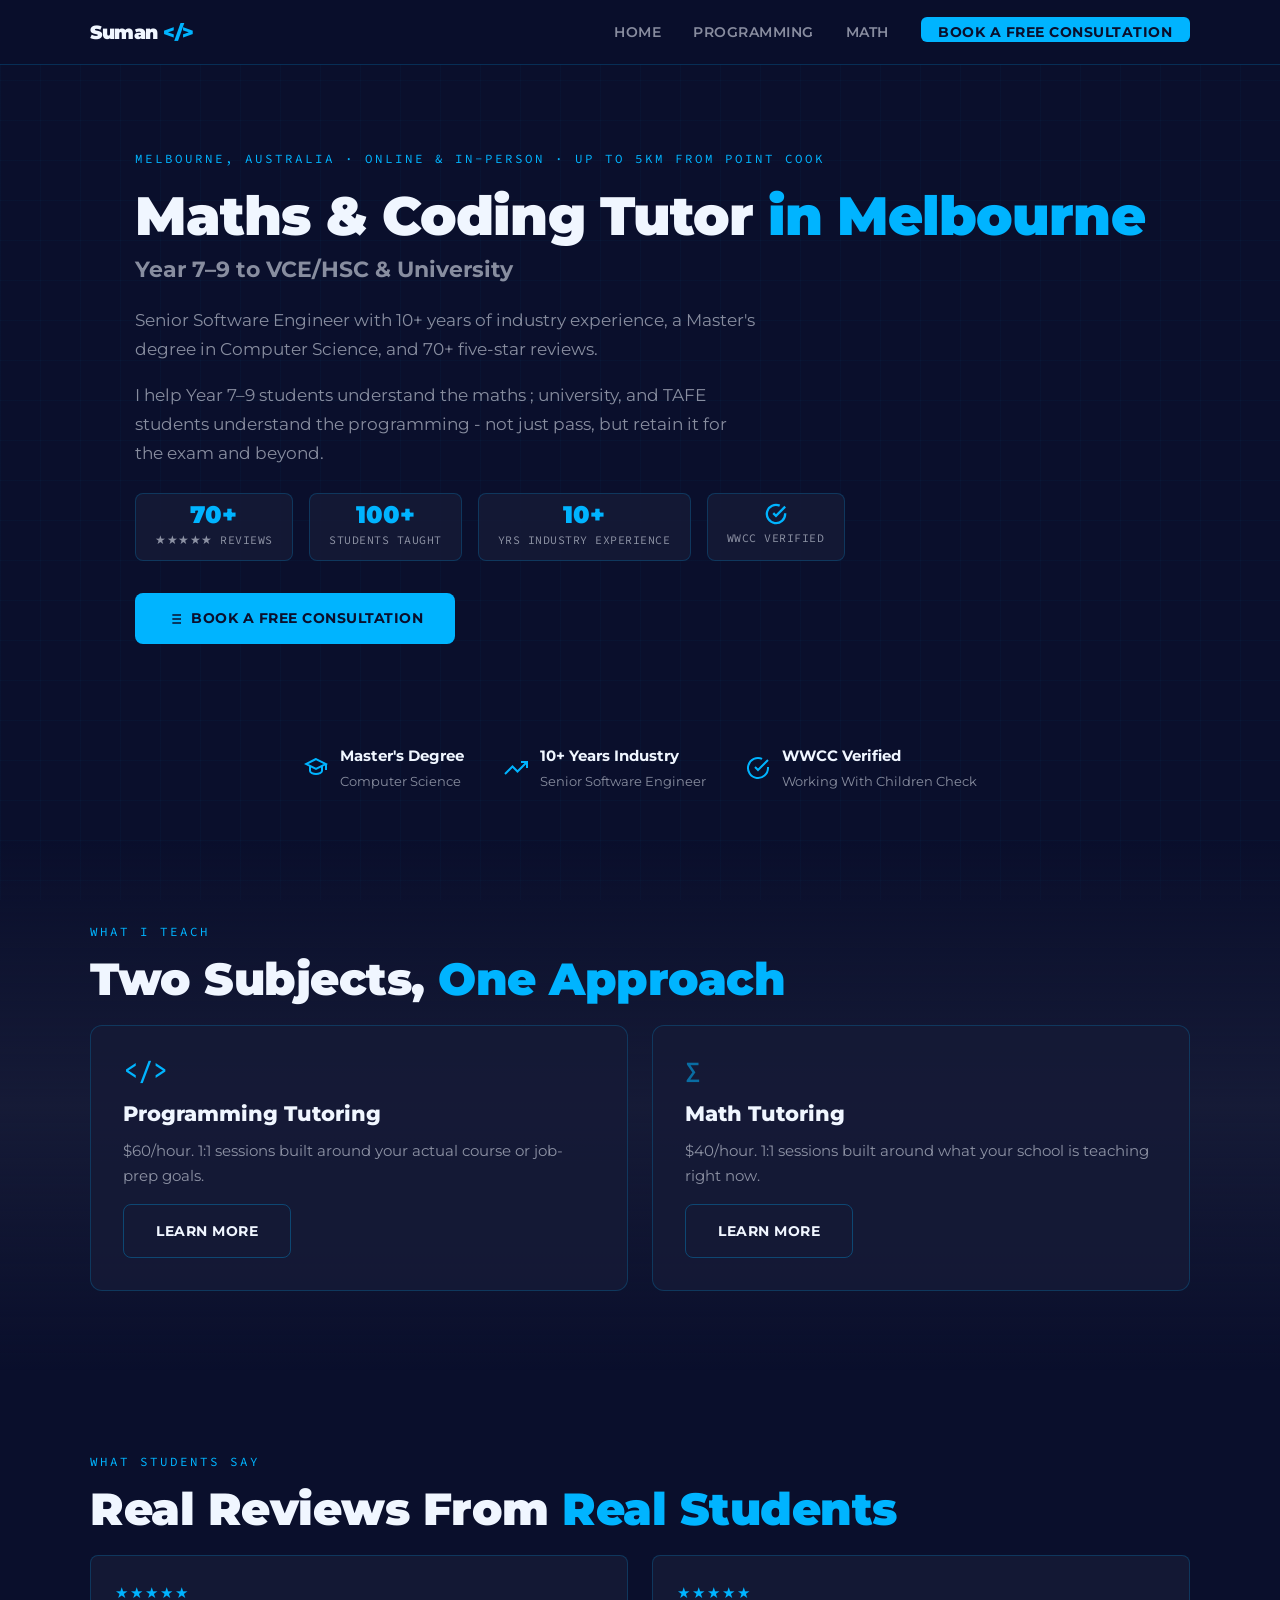
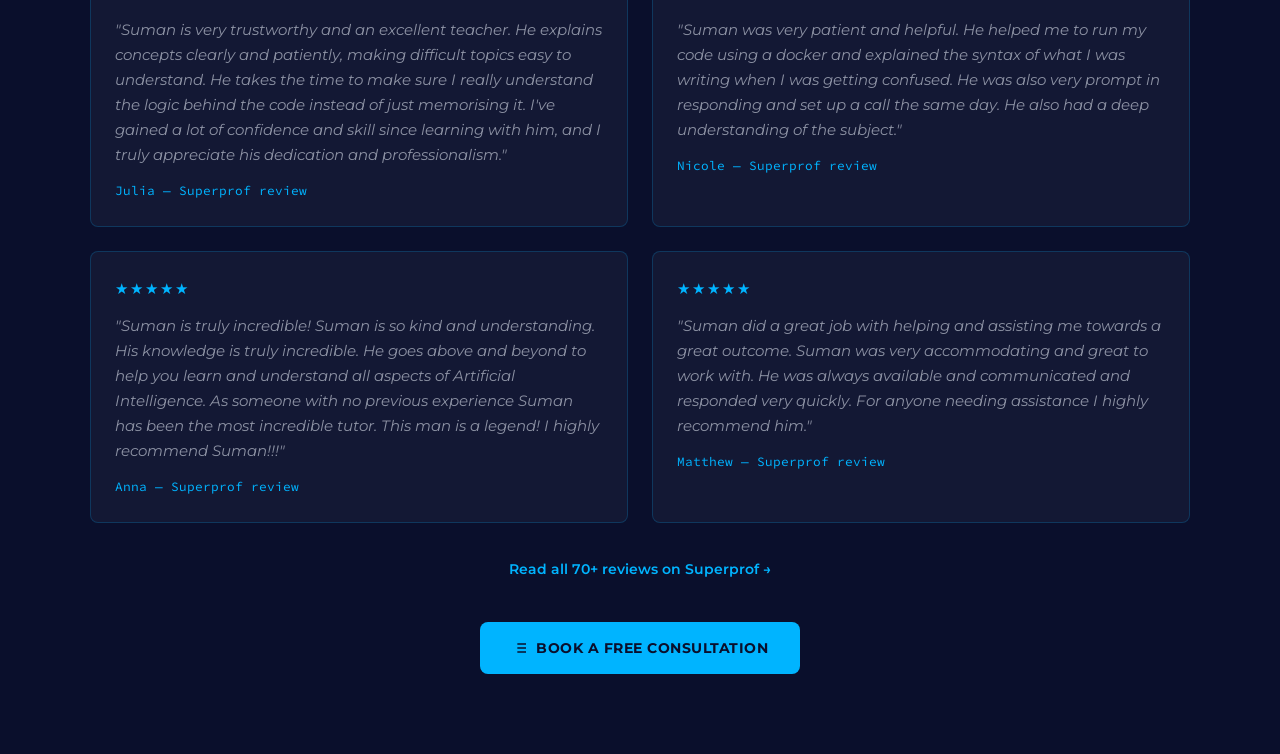
<file: index.html>
<!DOCTYPE html>
<html lang="en">
<head>
  <!-- Google tag (gtag.js) -->
  <script async src="https://www.googletagmanager.com/gtag/js?id=G-R22TMQCNXK"></script>
  <script>
    window.dataLayer = window.dataLayer || [];
    function gtag(){dataLayer.push(arguments);}
    gtag('js', new Date());
    gtag('config', 'G-R22TMQCNXK');
  </script>
  <meta charset="UTF-8" />
  <meta name="viewport" content="width=device-width, initial-scale=1.0" />
  <title>Maths &amp; Coding Tutor in Melbourne | Year 7–9 to VCE/HSC &amp; University</title>
  <meta name="description" content="Melbourne tutor for Year 7–9 Maths and Python, Java, C#, SQL programming. HSC/VCE, university. 71+ five-star reviews." />
  <meta name="keywords" content="coding tutor Melbourne, math tutor Melbourne, Year 7 maths tutor, Year 8 maths tutor, Year 9 maths tutor, Victorian Curriculum maths tutoring, Python tutor Melbourne, Java tutor, HSC / VCE Software Development tutor, programming tutor, C# tutor Melbourne, SQL tutor, maths tutor Point Cook, university coding help" />
  <link rel="stylesheet" href="style.css" />
  <meta name="google-site-verification" content="5nPL_n0x-zpz8OB7nffokF7IVtMW0WflZKq5QlQODrc" />
  <link rel="canonical" href="https://sumanteaches.com/" />
  <script type="application/ld+json">
  {
    "@context": "https://schema.org",
    "@type": "EducationalOrganization",
    "name": "Suman Coding Tutor",
    "url": "https://sumanteaches.com",
    "description": "Senior Software Engineer, maths tutor and coding tutor in Melbourne. Year 7-9 Victorian Curriculum maths, plus HSC/VCE and university tutoring in Python, Java, C#, SQL.",
    "address": {
      "@type": "PostalAddress",
      "addressLocality": "Melbourne",
      "addressRegion": "VIC",
      "addressCountry": "AU"
    },
    "areaServed": {
      "@type": "City",
      "name": "Melbourne"
    },
    "priceRange": "$60/hr",
    "knowsAbout": ["Python", "Java", "C#", "C++", "SQL", "HTML", "CSS", "JavaScript", "Ruby", "AWS", "Azure", "Year 7-9 Mathematics", "Victorian Curriculum Mathematics"],
    "aggregateRating": {
      "@type": "AggregateRating",
      "ratingValue": "5",
      "bestRating": "5",
      "reviewCount": "70+"
    },
    "hasOfferCatalog": {
      "@type": "OfferCatalog",
      "name": "Tutoring Services",
      "itemListElement": [
        {
          "@type": "Offer",
          "itemOffered": {
            "@type": "Service",
            "name": "HSC Software Design & Development Tutoring",
            "description": "Exam and design task preparation for HSC Software Design & Development students in Years 10–12."
          }
        },
        {
          "@type": "Offer",
          "itemOffered": {
            "@type": "Service",
            "name": "University & TAFE Coding Tutoring",
            "description": "Support for university and TAFE students in Computer Science and IT courses."
          }
        },
        {
          "@type": "Offer",
          "itemOffered": {
            "@type": "Service",
            "name": "Career Change Coding Tutoring",
            "description": "Programming guidance for graduates and career changers entering the Australian tech job market."
          }
        },
        {
          "@type": "Offer",
          "itemOffered": {
            "@type": "Service",
            "name": "Year 7-9 Maths Tutoring",
            "description": "Year 7, 8 and 9 Maths tutoring aligned to the Victorian Curriculum."
          }
        }
      ]
    }
  }
  </script>
</head>
<body>

  <!-- ===== NAVBAR ===== -->
  <nav class="navbar">
    <div class="nav-inner">
      <a href="/" class="nav-brand">Suman <span>&lt;/&gt;</span></a>
      <ul class="nav-links">
        <li><a href="/">Home</a></li>
        <li><a href="/programming.html">Programming</a></li>
        <li><a href="/math.html">Math</a></li>
        <li><a href="/contact.html" class="nav-cta">BOOK A FREE CONSULTATION</a></li>
      </ul>
      <button class="hamburger" aria-label="Menu">
        <span></span><span></span><span></span>
      </button>
    </div>
    <div class="mobile-nav">
      <a href="/">Home</a>
      <a href="/programming.html">Programming</a>
      <a href="/math.html">Math</a>
      <a href="/contact.html">BOOK A FREE CONSULTATION</a>
    </div>
  </nav>

  <!-- ===== HERO ===== -->
  <section class="section hero-section" style="padding-top: 5rem; padding-bottom: 3rem; min-height: 70vh; display: flex; align-items: center;">
    <div class="container">
      <div class="hero-inner">
        <span class="section-label">Melbourne, Australia · Online &amp; In-Person · Up to 5km from Point Cook</span>
        <h1 class="hero-title">
          Maths &amp; Coding Tutor <span style="color:var(--accent)">in Melbourne</span>
          <span class="hero-title-sub">Year 7–9 to VCE/HSC &amp; University</span>
        </h1>
        <p class="hero-sub">Senior Software Engineer with 10+ years of industry experience, a Master's degree in Computer Science, and 70+ five-star reviews.</p>
        <p class="hero-sub">I help Year 7–9 students understand the maths ; university, and TAFE students understand the programming - not just pass, but retain it for the exam and beyond.</p>
        <div class="hero-stats stagger">
          <a href="https://www.superprof.com.au/senior-software-engineer-coding-mentor-hsc-uni-career-prep-python-java-sql-more-yrs-industry-experience.html" target="_blank" rel="noopener" class="stat-chip stat-chip-link">
            <span class="stat-num">70+</span>
            <span class="stat-label">★★★★★ Reviews</span>
          </a>
          <div class="stat-chip">
            <span class="stat-num">100+</span>
            <span class="stat-label">Students Taught</span>
          </div>
          <div class="stat-chip">
            <span class="stat-num">10+</span>
            <span class="stat-label">Yrs Industry Experience</span>
          </div>
          <div class="stat-chip">
            <span class="stat-num icon"><svg width="22" height="22" viewBox="0 0 24 24" fill="none" stroke="currentColor" stroke-width="2.5"><path d="M22 11.08V12a10 10 0 1 1-5.93-9.14"/><polyline points="22 4 12 14.01 9 11.01"/></svg></span>
            <span class="stat-label">WWCC Verified</span>
          </div>
        </div>
        <div class="hero-btns">
          <a href="/contact.html" class="btn btn-primary">
            <svg width="16" height="16" viewBox="0 0 24 24" fill="none" stroke="currentColor" stroke-width="2.5"><path d="M8 6h13M8 12h13M8 18h13M3 6h.01M3 12h.01M3 18h.01"/></svg>
            BOOK A FREE CONSULTATION
          </a>
        </div>
      </div>
    </div>
  </section>

  <!-- ===== CREDENTIALS ===== -->
  <section class="section--tight">
    <div class="container">
      <div class="creds-row stagger">
        <div class="cred-chip">
          <span class="icon"><svg width="24" height="24" viewBox="0 0 24 24" fill="none" stroke="currentColor" stroke-width="2"><path d="M12 3 2 8l10 5 10-5-10-5z"/><path d="M6 10v5c0 1.5 3 3 6 3s6-1.5 6-3v-5"/><path d="M22 8v6"/></svg></span>
          <div>
            <h4>Master's Degree</h4>
            <p>Computer Science</p>
          </div>
        </div>
        <div class="cred-chip">
          <span class="icon"><svg width="24" height="24" viewBox="0 0 24 24" fill="none" stroke="currentColor" stroke-width="2"><polyline points="23 6 13.5 15.5 8.5 10.5 1 18"/><polyline points="17 6 23 6 23 12"/></svg></span>
          <div>
            <h4>10+ Years Industry</h4>
            <p>Senior Software Engineer</p>
          </div>
        </div>
        <div class="cred-chip">
          <span class="icon"><svg width="24" height="24" viewBox="0 0 24 24" fill="none" stroke="currentColor" stroke-width="2"><path d="M22 11.08V12a10 10 0 1 1-5.93-9.14"/><polyline points="22 4 12 14.01 9 11.01"/></svg></span>
          <div>
            <h4>WWCC Verified</h4>
            <p>Working With Children Check</p>
          </div>
        </div>
      </div>
    </div>
  </section>

  <!-- ===== SUBJECTS ===== -->
  <section class="section" style="background: linear-gradient(180deg, transparent, var(--surface-1), transparent);">
    <div class="container">
      <span class="section-label">What I Teach</span>
      <h2 class="section-title">Two Subjects, <span>One Approach</span></h2>
      <div class="grid-2 stagger">

        <div class="card subject-card theme-programming">
          <div class="subject-icon">&lt;/&gt;</div>
          <h3>Programming Tutoring</h3>
          <p>$60/hour. 1:1 sessions built around your actual course or job-prep goals.</p>
          <a href="/programming.html" class="btn btn-outline">Learn More</a>
        </div>

        <div class="card subject-card theme-math">
          <div class="subject-icon">∑</div>
          <h3>Math Tutoring</h3>
          <p>$40/hour. 1:1 sessions built around what your school is teaching right now.</p>
          <a href="/math.html" class="btn btn-outline">Learn More</a>
        </div>

      </div>
    </div>
  </section>

  <!-- ===== TESTIMONIALS ===== -->
  <section class="section">
    <div class="container">
      <span class="section-label">What Students Say</span>
      <h2 class="section-title">Real Reviews From <span>Real Students</span></h2>
      <div class="grid-2 stagger">

        <div class="testimonial-card">
          <div class="review-stars">★★★★★</div>
          <p class="review-text">"Suman is very trustworthy and an excellent teacher. He explains concepts clearly and patiently, making difficult topics easy to understand. He takes the time to make sure I really understand the logic behind the code instead of just memorising it. I've gained a lot of confidence and skill since learning with him, and I truly appreciate his dedication and professionalism."</p>
          <p class="review-author">Julia — Superprof review</p>
        </div>

        <div class="testimonial-card">
          <div class="review-stars">★★★★★</div>
          <p class="review-text">"Suman was very patient and helpful. He helped me to run my code using a docker and explained the syntax of what I was writing when I was getting confused. He was also very prompt in responding and set up a call the same day. He also had a deep understanding of the subject."</p>
          <p class="review-author">Nicole — Superprof review</p>
        </div>

        <div class="testimonial-card">
          <div class="review-stars">★★★★★</div>
          <p class="review-text">"Suman is truly incredible! Suman is so kind and understanding. His knowledge is truly incredible. He goes above and beyond to help you learn and understand all aspects of Artificial Intelligence. As someone with no previous experience Suman has been the most incredible tutor. This man is a legend! I highly recommend Suman!!!"</p>
          <p class="review-author">Anna — Superprof review</p>
        </div>

        <div class="testimonial-card">
          <div class="review-stars">★★★★★</div>
          <p class="review-text">"Suman did a great job with helping and assisting me towards a great outcome. Suman was very accommodating and great to work with. He was always available and communicated and responded very quickly. For anyone needing assistance I highly recommend him."</p>
          <p class="review-author">Matthew — Superprof review</p>
        </div>

      </div>

      <div style="text-align:center; margin-top:2rem;">
        <a href="https://www.superprof.com.au/senior-software-engineer-coding-mentor-hsc-uni-career-prep-python-java-sql-more-yrs-industry-experience.html" target="_blank" rel="noopener" class="testimonials-link">Read all 70+ reviews on Superprof →</a>
      </div>

      <div style="text-align:center; margin-top:2.5rem;">
        <a href="/contact.html" class="btn btn-primary">
          <svg width="16" height="16" viewBox="0 0 24 24" fill="none" stroke="currentColor" stroke-width="2.5"><path d="M8 6h13M8 12h13M8 18h13M3 6h.01M3 12h.01M3 18h.01"/></svg>
          BOOK A FREE CONSULTATION
        </a>
      </div>
    </div>
  </section>

  <div id="footer-placeholder"></div>

  <script src="main.js"></script>

  <style>
    /* ---- Hero ---- */
    .hero-title {
      font-size: clamp(2rem, 5vw, 3.4rem);
      font-weight: 900;
      line-height: 1.15;
      letter-spacing: -1px;
      margin: 1rem 0 1.5rem;
    }
    .hero-title-sub {
      display: block;
      font-size: 0.4em;
      font-weight: 700;
      letter-spacing: 0;
      color: var(--text-muted);
      margin-top: 0.6rem;
    }
    .hero-sub {
      color: var(--text-muted);
      font-size: 1.05rem;
      max-width: 620px;
      margin-bottom: 1rem;
      line-height: 1.75;
    }
    .hero-stats {
      display: flex;
      flex-wrap: wrap;
      gap: 1rem;
      margin: 1.5rem 0 2rem;
    }
    .stat-chip {
      background: var(--card-bg);
      border: 1px solid var(--border);
      border-radius: 8px;
      padding: 0.6rem 1.2rem;
      display: flex;
      flex-direction: column;
      align-items: center;
      min-width: 90px;
    }
    .stat-chip-link { transition: border-color var(--transition), transform var(--transition); }
    .stat-chip-link:hover { border-color: var(--accent); transform: translateY(-2px); }
    .stat-num {
      font-size: 1.5rem;
      font-weight: 900;
      color: var(--accent);
      line-height: 1;
    }
    .stat-num.icon { color: var(--accent); justify-content: center; }
    .stat-label {
      font-size: 0.72rem;
      color: var(--text-muted);
      font-family: var(--font-code);
      text-transform: uppercase;
      letter-spacing: 0.5px;
      margin-top: 0.2rem;
    }
    .hero-btns {
      display: flex;
      flex-wrap: wrap;
      gap: 1rem;
    }

    /* ---- Credentials strip ---- */
    .creds-row {
      display: flex;
      flex-wrap: wrap;
      justify-content: center;
      gap: 1rem 2.5rem;
    }
    .cred-chip {
      display: flex;
      align-items: center;
      gap: 0.75rem;
    }
    .cred-chip h4 { font-size: 0.95rem; font-weight: 700; margin-bottom: 0.1rem; }
    .cred-chip p { font-size: 0.82rem; color: var(--text-muted); }

    /* ---- Subject cards (Programming / Math) ---- */
    .subject-card {
      display: flex;
      flex-direction: column;
      align-items: flex-start;
      gap: 0.5rem;
    }
    .subject-icon {
      font-family: var(--font-code);
      font-size: 1.6rem;
      font-weight: 600;
      color: var(--accent-current);
      line-height: 1;
      margin-bottom: 0.25rem;
    }
    .subject-card h3 { font-size: 1.3rem; font-weight: 800; }
    .subject-card p { color: var(--text-muted); font-size: 0.92rem; line-height: 1.65; flex: 1; margin-bottom: 0.5rem; }

    /* ---- Testimonials ---- */
    .testimonial-card {
      background: var(--card-bg);
      border: 1px solid var(--border);
      border-radius: 8px;
      padding: 1.5rem;
      display: flex;
      flex-direction: column;
      gap: 0.75rem;
    }
    .testimonial-card .review-stars { color: var(--accent-current); font-size: 0.95rem; letter-spacing: 2px; }
    .testimonial-card .review-text { color: var(--text-muted); font-size: 0.92rem; line-height: 1.7; font-style: italic; }
    .testimonial-card .review-author { font-family: var(--font-code); font-size: 0.8rem; color: var(--accent-current); }
    .testimonials-link { font-size: 0.9rem; font-weight: 600; }

    /* Mobile adjustments */
    @media (max-width: 640px) {
      .hero-stats { justify-content: flex-start; }
      .creds-row { justify-content: flex-start; }
    }
  </style>

</body>
</html>
</file>
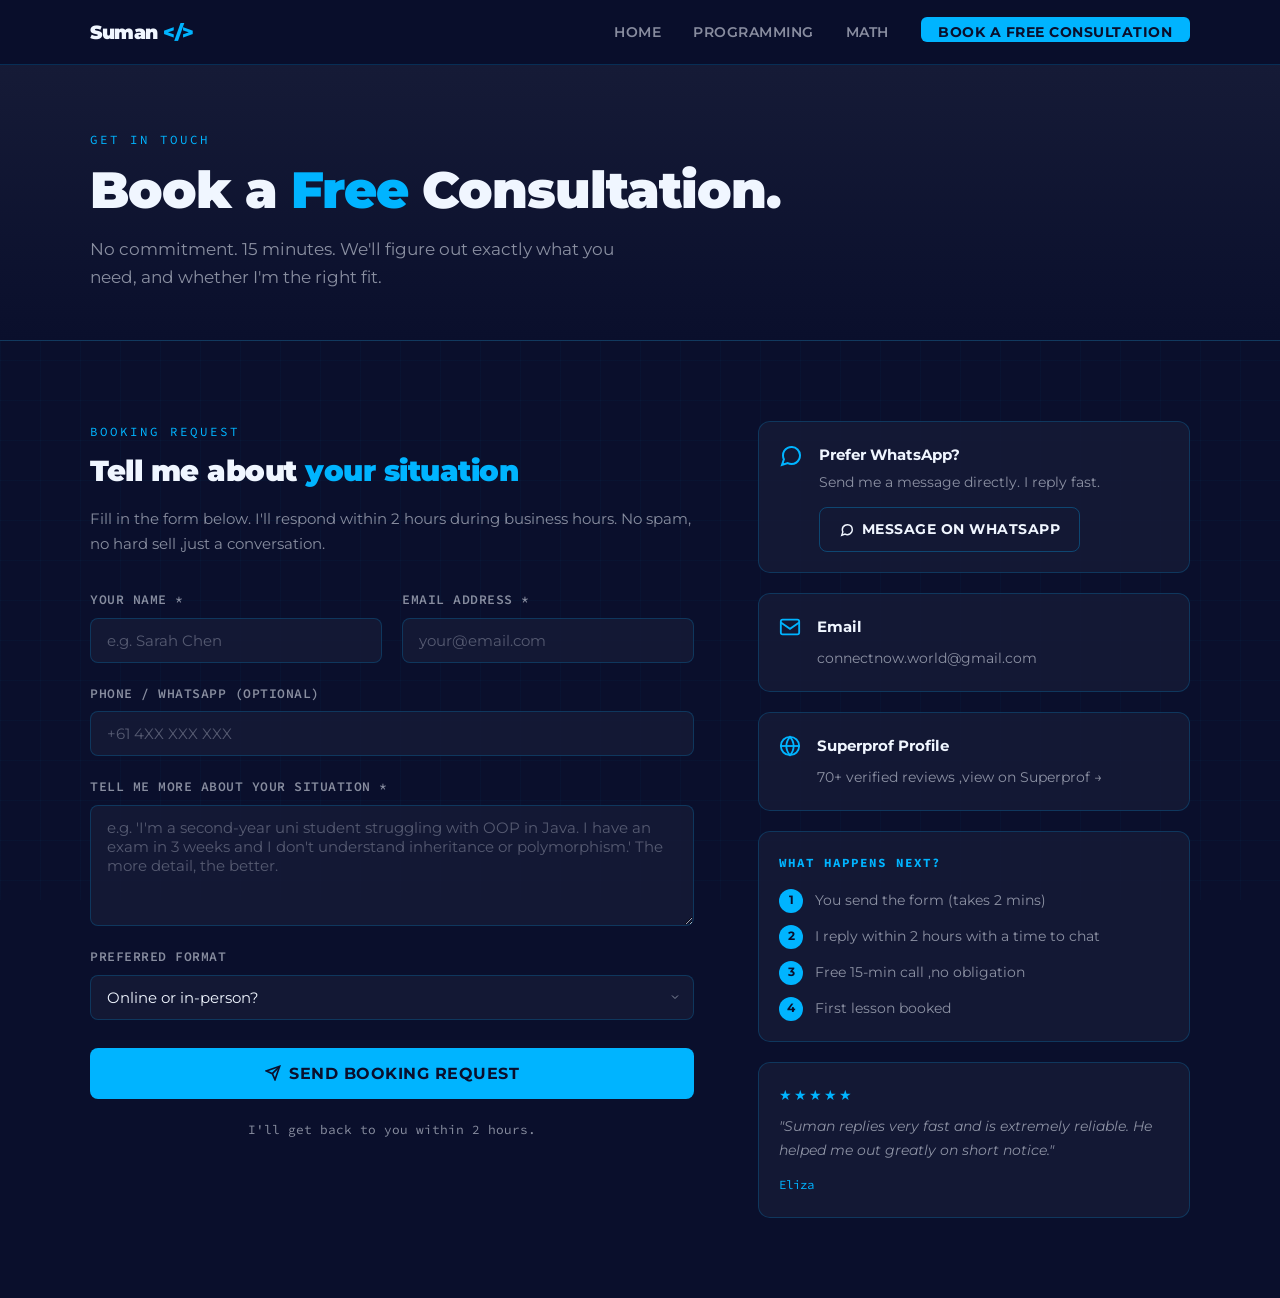
<file: contact.html>
<!DOCTYPE html>
<html lang="en">
<head>
  <!-- Google tag (gtag.js) -->
  <script async src="https://www.googletagmanager.com/gtag/js?id=G-R22TMQCNXK"></script>
  <script>
    window.dataLayer = window.dataLayer || [];
    function gtag(){dataLayer.push(arguments);}
    gtag('js', new Date());
    gtag('config', 'G-R22TMQCNXK');
  </script>
  <meta charset="UTF-8" />
  <meta name="viewport" content="width=device-width, initial-scale=1.0" />
  <title>Book a Session – Suman Coding Tutor | Melbourne</title>
  <meta name="description" content="Book a free consultation or session with Suman, coding tutor in Melbourne. Specialising in Python, Java, C#, C++, SQL, HSC, university and career prep." />
  <link rel="stylesheet" href="style.css" />
  <link rel="canonical" href="https://sumanteaches.com/contact.html" />
</head>
<body>

  <!-- ===== NAVBAR ===== -->
  <nav class="navbar">
    <div class="nav-inner">
      <a href="/" class="nav-brand">Suman <span>&lt;/&gt;</span></a>
      <ul class="nav-links">
        <li><a href="/">Home</a></li>
        <li><a href="/programming.html">Programming</a></li>
        <li><a href="/math.html">Math</a></li>
        <li><a href="/contact.html" class="nav-cta">BOOK A FREE CONSULTATION</a></li>
      </ul>
      <button class="hamburger" aria-label="Menu">
        <span></span><span></span><span></span>
      </button>
    </div>
    <div class="mobile-nav">
      <a href="/">Home</a>
      <a href="/programming.html">Programming</a>
      <a href="/math.html">Math</a>
      <a href="/contact.html">BOOK A FREE CONSULTATION</a>
    </div>
  </nav>

  <!-- ===== PAGE HERO ===== -->
  <div class="page-hero">
    <div class="container">
      <span class="section-label">Get In Touch</span>
      <h1>Book a <span>Free</span> Consultation.</h1>
      <p>No commitment. 15 minutes. We'll figure out exactly what you need, and whether I'm the right fit.</p>
    </div>
  </div>

  <!-- ===== CONTACT MAIN ===== -->
  <section class="section">
    <div class="container">
      <div class="contact-grid">

        <!-- LEFT: Form -->
        <div class="form-side">
          <span class="section-label">Booking Request</span>
          <h2 class="section-title" style="font-size:1.8rem;">Tell me about <span>your situation</span></h2>
          <p style="color:var(--text-muted); font-size:0.92rem; margin-bottom:2rem;">Fill in the form below. I'll respond within 2 hours during business hours. No spam, no hard sell ,just a conversation.</p>

          <!--
            HOW TO ACTIVATE THE FORM:
            1. Go to https://formspree.io and sign up (free)
            2. Create a new form, copy your Form ID (e.g. xpwzknqb)
            3. Replace YOUR_FORMSPREE_ID in the action URL below
            4. Done ,form submissions will email you directly
          -->
          <form
            action="https://formspree.io/f/mreyvgbq"
            method="POST"
            class="booking-form"
            id="bookingForm"
          >

            <div class="form-row">
              <div class="form-group">
                <label for="name">Your Name *</label>
                <input type="text" id="name" name="name" placeholder="e.g. Sarah Chen" required />
              </div>
              <div class="form-group">
                <label for="email">Email Address *</label>
                <input type="email" id="email" name="email" placeholder="your@email.com" required />
              </div>
            </div>

            <div class="form-group">
              <label for="phone">Phone / WhatsApp (optional)</label>
              <input type="tel" id="phone" name="phone" placeholder="+61 4XX XXX XXX" />
            </div>

            <!-- Simplified form: Student Level and Language / Subject fields commented out.
            <div class="form-row">
              <div class="form-group">
                <label for="level">Student Level *</label>
                <select id="level" name="level" required>
                  <option value="" disabled selected>Select your level</option>
                  <option value="hsc">HSC Student (Years 10–12)</option>
                  <option value="uni">University Student</option>
                  <option value="tafe">TAFE Student</option>
                  <option value="career">Career Changer / Graduate</option>
                  <option value="other">Other</option>
                </select>
              </div>
            </div>

            <div class="form-group">
              <label for="subject">Language / Subject *</label>
              <select id="subject" name="subject" required>
                <option value="" disabled selected>What do you need help with?</option>
                <optgroup label="Programming">
                  <option value="python">Python</option>
                  <option value="java">Java</option>
                  <option value="c-cpp">C / C++</option>
                  <option value="csharp">C# / .NET</option>
                  <option value="javascript">JavaScript</option>
                  <option value="html-css">HTML &amp; CSS</option>
                  <option value="sql">SQL / Databases</option>
                  <option value="ruby">Ruby </option>
                  <option value="general">General Programming / Logic</option>
                </optgroup>
                <optgroup label="Math">
                  <option value="math-year7">Maths ,Year 7</option>
                  <option value="math-year8">Maths ,Year 8</option>
                  <option value="math-year9">Maths ,Year 9</option>
                </optgroup>
                <option value="other">Other / Not Sure</option>
              </select>
            </div>
            -->

            <div class="form-group">
              <label for="message">Tell me more about your situation *</label>
              <textarea
                id="message"
                name="message"
                rows="5"
                placeholder="e.g. 'I'm a second-year uni student struggling with OOP in Java. I have an exam in 3 weeks and I don't understand inheritance or polymorphism.' The more detail, the better."
                required
              ></textarea>
            </div>

            <div class="form-group">
              <label for="format">Preferred Format</label>
              <select id="format" name="format">
                <option value="" disabled selected>Online or in-person?</option>
                <option value="online">Online (video call)</option>
                <option value="inperson">In-person (Point Cook, up to 5km)</option>
                <option value="either">Either works for me</option>
              </select>
            </div>

            <!-- Honeypot anti-spam field (hidden from humans) -->
            <input type="text" name="_gotcha" style="display:none" tabindex="-1" autocomplete="off" />

            <div id="formError" class="form-error" role="alert"></div>

            <button type="submit" class="btn btn-primary submit-btn">
              <svg width="16" height="16" viewBox="0 0 24 24" fill="none" stroke="currentColor" stroke-width="2.5"><line x1="22" y1="2" x2="11" y2="13"/><polygon points="22 2 15 22 11 13 2 9 22 2"/></svg>
              Send Booking Request
            </button>

            <p class="form-note">I'll get back to you within 2 hours.</p>
          </form>
        </div>

        <!-- RIGHT: Contact info + trust signals -->
        <div class="info-side">

          <!-- WhatsApp -->
          <div class="contact-option whatsapp-box">
            <div class="contact-option-icon">
              <svg width="24" height="24" viewBox="0 0 24 24" fill="none" stroke="currentColor" stroke-width="2"><path d="M21 11.5a8.38 8.38 0 0 1-.9 3.8 8.5 8.5 0 0 1-7.6 4.7 8.38 8.38 0 0 1-3.8-.9L3 21l1.9-5.7a8.38 8.38 0 0 1-.9-3.8 8.5 8.5 0 0 1 4.7-7.6 8.38 8.38 0 0 1 3.8-.9h.5a8.48 8.48 0 0 1 8 8v.5z"/></svg>
            </div>
            <div>
              <h4>Prefer WhatsApp?</h4>
              <p>Send me a message directly. I reply fast.</p>
              <a
                href="https://wa.me/61449042047?text=Hi%20Suman%2C%20I%20found%20your%20website%20and%20I%27d%20like%20to%20book%20a%20free%20consultation."
                target="_blank"
                rel="noopener"
                class="btn btn-outline"
                style="margin-top:0.75rem; font-size:0.85rem; padding:0.6rem 1.2rem;"
              >
                <svg width="14" height="14" viewBox="0 0 24 24" fill="none" stroke="currentColor" stroke-width="2.5"><path d="M21 11.5a8.38 8.38 0 0 1-.9 3.8 8.5 8.5 0 0 1-7.6 4.7 8.38 8.38 0 0 1-3.8-.9L3 21l1.9-5.7a8.38 8.38 0 0 1-.9-3.8 8.5 8.5 0 0 1 4.7-7.6 8.38 8.38 0 0 1 3.8-.9h.5a8.48 8.48 0 0 1 8 8v.5z"/></svg>
                Message on WhatsApp
              </a>
            </div>
          </div>

          <!-- Email -->
          <div class="contact-option">
            <div class="contact-option-icon">
              <svg width="22" height="22" viewBox="0 0 24 24" fill="none" stroke="currentColor" stroke-width="2"><rect x="2" y="4" width="20" height="16" rx="2"/><path d="m22 7-10 7L2 7"/></svg>
            </div>
            <div>
              <h4>Email</h4>
              <a href="mailto:connectnow.world@gmail.com" style="color:var(--text-muted); font-size:0.9rem;">connectnow.world@gmail.com</a>
            </div>
          </div>

          <!-- Superprof -->
          <div class="contact-option">
            <div class="contact-option-icon">
              <svg width="22" height="22" viewBox="0 0 24 24" fill="none" stroke="currentColor" stroke-width="2"><circle cx="12" cy="12" r="10"/><line x1="2" y1="12" x2="22" y2="12"/><path d="M12 2a15.3 15.3 0 0 1 4 10 15.3 15.3 0 0 1-4 10 15.3 15.3 0 0 1-4-10 15.3 15.3 0 0 1 4-10z"/></svg>
            </div>
            <div>
              <h4>Superprof Profile</h4>
              <a href="https://www.superprof.com.au/senior-software-engineer-coding-mentor-hsc-uni-career-prep-python-java-sql-more-yrs-industry-experience.html" target="_blank" rel="noopener" style="color:var(--text-muted); font-size:0.88rem; line-height:1.5;">70+ verified reviews ,view on Superprof →</a>
            </div>
          </div>

          <!-- Trust block -->
          <div class="trust-block">
            <h4>What happens next?</h4>
            <div class="trust-steps">
              <div class="trust-step">
                <div class="trust-num">1</div>
                <p>You send the form (takes 2 mins)</p>
              </div>
              <div class="trust-step">
                <div class="trust-num">2</div>
                <p>I reply within 2 hours with a time to chat</p>
              </div>
              <div class="trust-step">
                <div class="trust-num">3</div>
                <p>Free 15-min call ,no obligation</p>
              </div>
              <div class="trust-step">
                <div class="trust-num">4</div>
                <p>First lesson booked </p>
              </div>
            </div>
          </div>

          <!-- Review snippet -->
          <div class="mini-review">
            <div class="review-stars" style="color:var(--accent-current); font-size:0.9rem; letter-spacing:2px;">★★★★★</div>
            <p>"Suman replies very fast and is extremely reliable. He helped me out greatly on short notice."</p>
            <span>Eliza</span>
          </div>

        </div>
      </div>
    </div>
  </section>

  <div id="footer-placeholder"></div>

  <script src="main.js"></script>

  <script>
    (function () {
      var form = document.getElementById('bookingForm');
      var errorBox = document.getElementById('formError');
      var submitBtn = form.querySelector('.submit-btn');

      form.addEventListener('submit', function (event) {
        event.preventDefault();

        errorBox.classList.remove('is-visible');
        errorBox.textContent = '';
        submitBtn.disabled = true;

        var formData = new FormData(form);

        fetch('https://formspree.io/f/mreyvgbq', {
          method: 'POST',
          body: formData,
          headers: { 'Accept': 'application/json' }
        })
          .then(function (response) {
            if (response.ok) {
              window.location.href = '/thanks.html';
              return;
            }
            submitBtn.disabled = false;
            errorBox.textContent = 'Something went wrong — please try again or email me directly.';
            errorBox.classList.add('is-visible');
          })
          .catch(function () {
            submitBtn.disabled = false;
            errorBox.textContent = 'Something went wrong — please try again or email me directly.';
            errorBox.classList.add('is-visible');
          });
      });
    })();
  </script>

  <style>
    .contact-grid {
      display: grid;
      grid-template-columns: 1.4fr 1fr;
      gap: 4rem;
      align-items: start;
    }

    /* Form styles */
    .booking-form { display: flex; flex-direction: column; gap: 1.25rem; }
    .form-row { display: grid; grid-template-columns: 1fr 1fr; gap: 1.25rem; }
    .form-group { display: flex; flex-direction: column; gap: 0.4rem; }
    .form-group label {
      font-size: 0.82rem;
      font-weight: 600;
      color: var(--text-muted);
      text-transform: uppercase;
      letter-spacing: 0.5px;
      font-family: var(--font-code);
    }
    .form-group input,
    .form-group select,
    .form-group textarea {
      background: var(--card-bg);
      border: 1px solid var(--border);
      border-radius: 8px;
      color: var(--text-light);
      font-family: var(--font-head);
      font-size: 0.95rem;
      padding: 0.75rem 1rem;
      transition: border-color var(--transition), box-shadow var(--transition);
      outline: none;
      width: 100%;
      -webkit-appearance: none;
    }
    .form-group select {
      background-image: url("data:image/svg+xml,%3Csvg xmlns='http://www.w3.org/2000/svg' width='12' height='12' viewBox='0 0 24 24' fill='none' stroke='%23898EA0' stroke-width='2'%3E%3Cpolyline points='6 9 12 15 18 9'/%3E%3C/svg%3E");
      background-repeat: no-repeat;
      background-position: right 0.75rem center;
      padding-right: 2.5rem;
      cursor: pointer;
    }
    .form-group input::placeholder,
    .form-group textarea::placeholder { color: var(--placeholder); }
    .form-group input:focus,
    .form-group select:focus,
    .form-group textarea:focus {
      border-color: var(--accent);
      box-shadow: 0 0 0 3px var(--accent-glow);
    }
    .form-group textarea { resize: vertical; min-height: 120px; }
    .form-group select option { background: var(--surface-1); color: var(--text-light); }
    .form-group select optgroup { background: var(--surface-1); color: var(--accent); font-family: var(--font-code); }
    .submit-btn { width: 100%; justify-content: center; font-size: 1rem; padding: 1rem; margin-top: 0.5rem; }
    .submit-btn:disabled { opacity: 0.6; cursor: not-allowed; }
    .form-note { text-align: center; font-size: 0.8rem; color: var(--text-muted); font-family: var(--font-code); }
    .form-error {
      display: none;
      background: var(--card-bg);
      border: 1px solid var(--border);
      border-left: 3px solid var(--accent);
      border-radius: var(--radius);
      padding: 0.9rem 1.1rem;
      color: var(--text-light);
      font-size: 0.88rem;
      line-height: 1.6;
    }
    .form-error.is-visible { display: block; }

    /* Info side */
    .info-side { display: flex; flex-direction: column; gap: 1.25rem; }
    .contact-option {
      display: flex;
      align-items: flex-start;
      gap: 1rem;
      background: var(--card-bg);
      border: 1px solid var(--border);
      border-radius: var(--radius);
      padding: 1.25rem;
      transition: border-color var(--transition);
    }
    .contact-option:hover { border-color: var(--accent-dim); }
    .contact-option-icon {
      color: var(--accent);
      flex-shrink: 0;
      margin-top: 2px;
      display: flex;
      align-items: center;
    }
    .contact-option h4 { font-size: 0.95rem; font-weight: 700; margin-bottom: 0.25rem; }
    .contact-option p { color: var(--text-muted); font-size: 0.88rem; }
    .whatsapp-box:hover { border-color: var(--accent-dim); }

    .trust-block {
      background: var(--card-bg);
      border: 1px solid var(--border);
      border-radius: var(--radius);
      padding: 1.25rem;
    }
    .trust-block h4 {
      font-family: var(--font-code);
      font-size: 0.78rem;
      letter-spacing: 2px;
      text-transform: uppercase;
      color: var(--accent);
      margin-bottom: 1rem;
    }
    .trust-steps { display: flex; flex-direction: column; gap: 0.75rem; }
    .trust-step { display: flex; align-items: center; gap: 0.75rem; }
    .trust-num {
      width: 24px; height: 24px;
      background: var(--accent);
      color: var(--bg-dark);
      border-radius: 50%;
      font-size: 0.72rem;
      font-weight: 700;
      display: flex; align-items: center; justify-content: center;
      flex-shrink: 0;
    }
    .trust-step p { color: var(--text-muted); font-size: 0.88rem; }

    .mini-review {
      background: var(--card-bg);
      border: 1px solid var(--border);
      border-radius: var(--radius);
      padding: 1.25rem;
    }
    .mini-review p {
      color: var(--text-muted);
      font-size: 0.88rem;
      font-style: italic;
      line-height: 1.65;
      margin: 0.5rem 0;
    }
    .mini-review span { font-family: var(--font-code); font-size: 0.78rem; color: var(--accent); }

    @media (max-width: 900px) {
      .contact-grid { grid-template-columns: 1fr; gap: 2.5rem; }
    }
    @media (max-width: 640px) {
      .form-row { grid-template-columns: 1fr; }
    }
  </style>

</body>
</html>
</file>
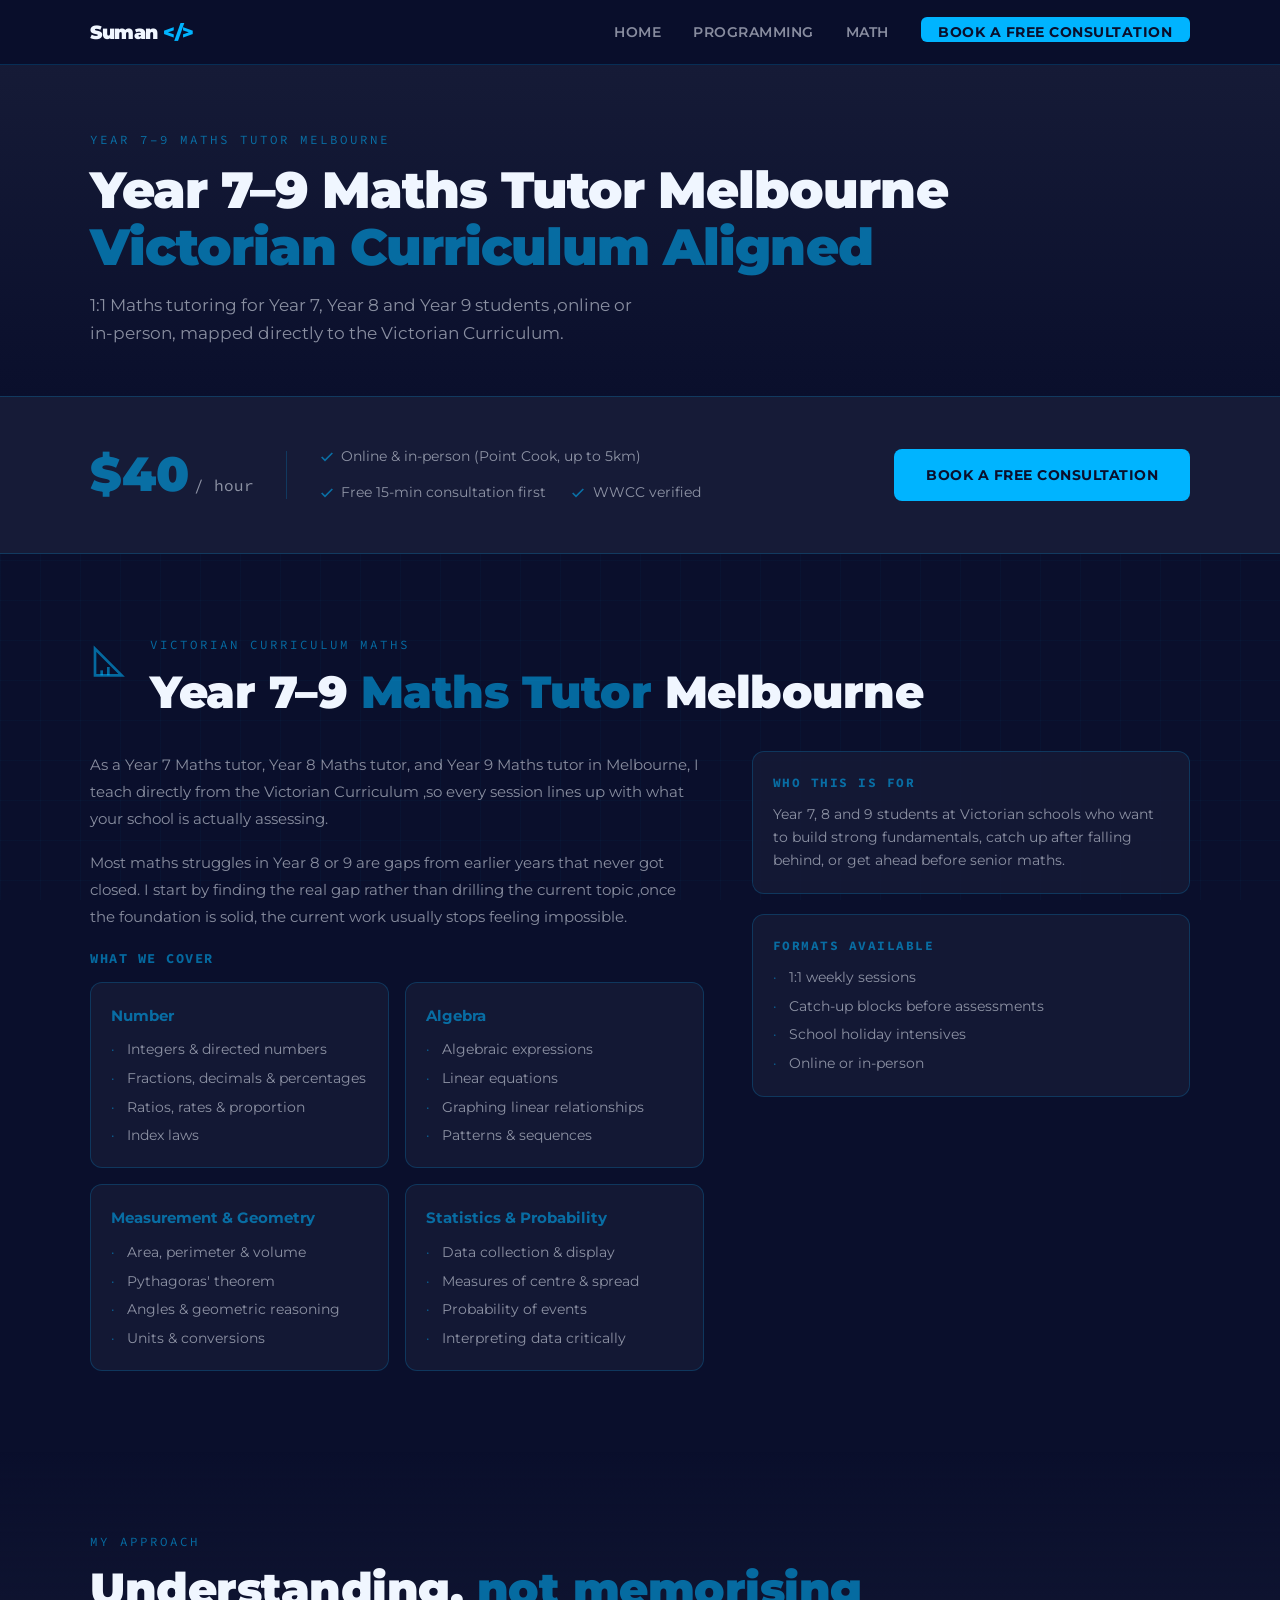
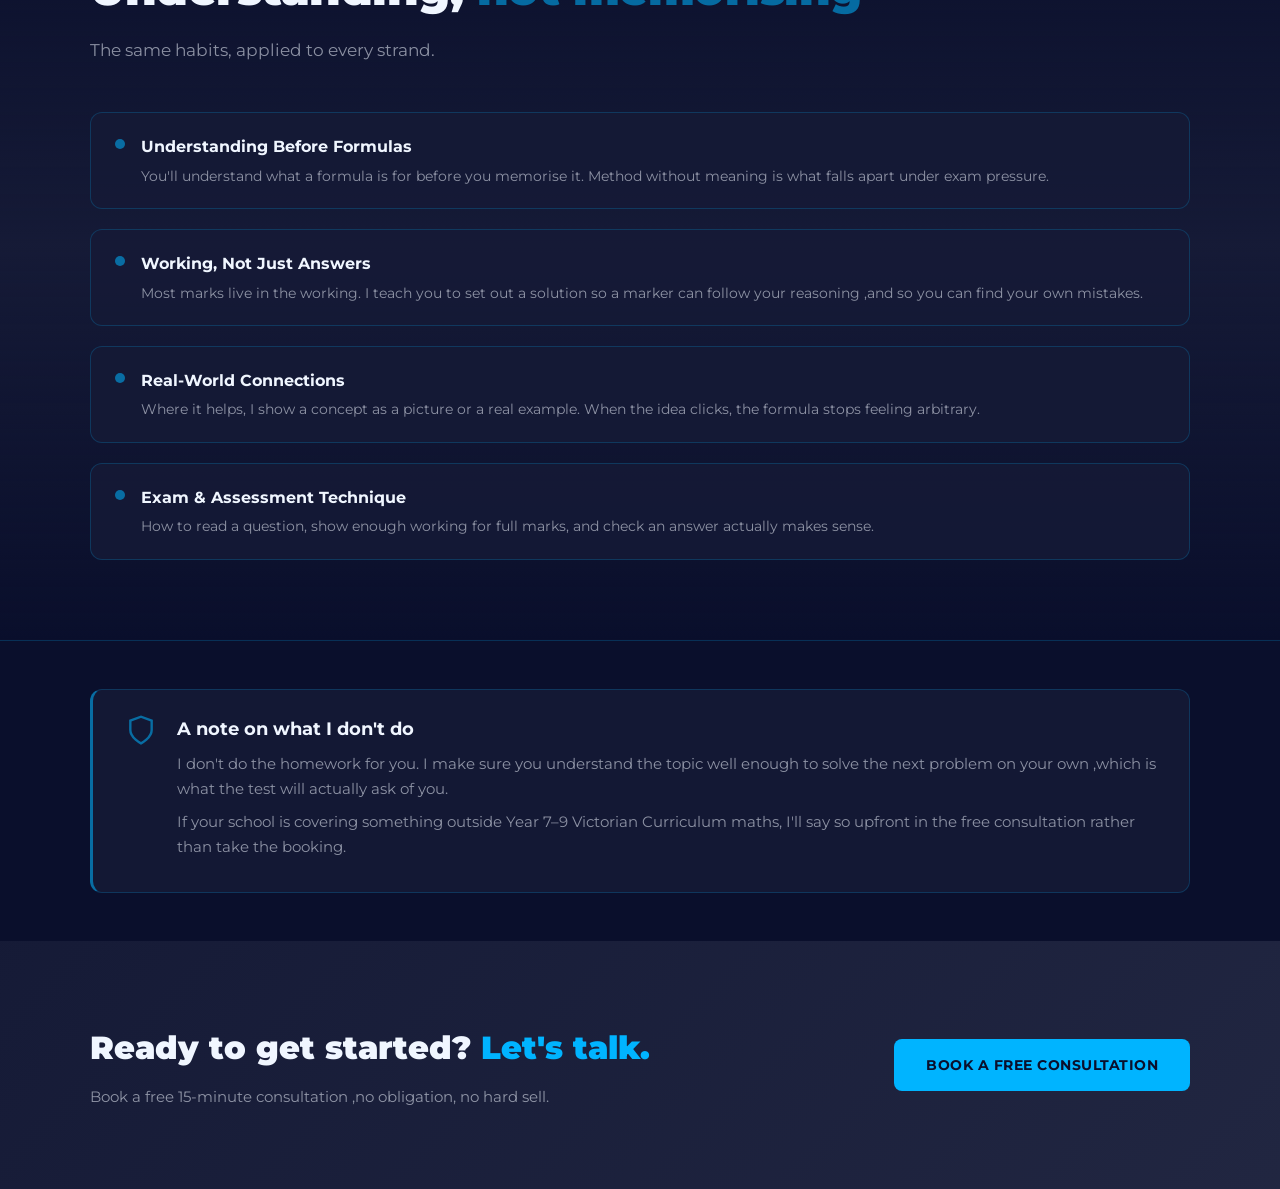
<file: math.html>
<!DOCTYPE html>
<html lang="en">
<head>
  <!-- Google tag (gtag.js) -->
  <script async src="https://www.googletagmanager.com/gtag/js?id=G-R22TMQCNXK"></script>
  <script>
    window.dataLayer = window.dataLayer || [];
    function gtag(){dataLayer.push(arguments);}
    gtag('js', new Date());
    gtag('config', 'G-R22TMQCNXK');
  </script>
  <meta charset="UTF-8" />
  <meta name="viewport" content="width=device-width, initial-scale=1.0" />
  <title>Year 7–9 Maths Tutor Melbourne — Victorian Curriculum Aligned</title>
  <meta name="description" content="Year 7, 8 &amp; 9 Maths tutoring in Melbourne. Victorian Curriculum aligned, 1:1 sessions online or in-person. WWCC verified tutor. $40/hr." />
  <meta name="keywords" content="Year 7 Maths tutor Melbourne, Year 8 Maths tutor, Year 9 Maths tutor, Victorian Curriculum Maths tutoring, high school Maths tutor Point Cook, online Maths tutor, Maths tutor near me" />
  <link rel="stylesheet" href="style.css" />
  <link rel="canonical" href="https://sumanteaches.com/math.html" />
  <script type="application/ld+json">
  {
    "@context": "https://schema.org",
    "@type": "Service",
    "serviceType": "Year 7-9 Maths Tutoring",
    "provider": {
      "@type": "Person",
      "name": "Suman",
      "jobTitle": "Senior Software Engineer & Maths Tutor",
      "address": {
        "@type": "PostalAddress",
        "addressLocality": "Melbourne",
        "addressRegion": "VIC",
        "addressCountry": "AU"
      },
      "aggregateRating": {
        "@type": "AggregateRating",
        "ratingValue": "5",
        "bestRating": "5",
        "reviewCount": "71"
      }
    },
    "areaServed": {
      "@type": "City",
      "name": "Melbourne"
    },
    "offers": {
      "@type": "Offer",
      "price": "40",
      "priceCurrency": "AUD",
      "priceSpecification": {
        "@type": "UnitPriceSpecification",
        "price": "40",
        "priceCurrency": "AUD",
        "unitText": "HOUR"
      }
    },
    "hasOfferCatalog": {
      "@type": "OfferCatalog",
      "name": "Year 7-9 Maths Tutoring - Victorian Curriculum Strands",
      "itemListElement": [
        {
          "@type": "Offer",
          "itemOffered": {
            "@type": "Service",
            "name": "Number",
            "description": "Integers, fractions, decimals, percentages, ratios and index laws for Year 7-9."
          }
        },
        {
          "@type": "Offer",
          "itemOffered": {
            "@type": "Service",
            "name": "Algebra",
            "description": "Algebraic expressions, linear equations and graphing linear relationships for Year 7-9."
          }
        },
        {
          "@type": "Offer",
          "itemOffered": {
            "@type": "Service",
            "name": "Measurement & Geometry",
            "description": "Area, perimeter, volume, Pythagoras' theorem and geometric reasoning for Year 7-9."
          }
        },
        {
          "@type": "Offer",
          "itemOffered": {
            "@type": "Service",
            "name": "Statistics & Probability",
            "description": "Data collection and display, measures of centre and spread, and probability for Year 7-9."
          }
        }
      ]
    }
  }
  </script>
</head>
<body class="theme-math">

  <!-- ===== NAVBAR ===== -->
  <nav class="navbar">
    <div class="nav-inner">
      <a href="/" class="nav-brand">Suman <span>&lt;/&gt;</span></a>
      <ul class="nav-links">
        <li><a href="/">Home</a></li>
        <li><a href="/programming.html">Programming</a></li>
        <li><a href="/math.html">Math</a></li>
        <li><a href="/contact.html" class="nav-cta">BOOK A FREE CONSULTATION</a></li>
      </ul>
      <button class="hamburger" aria-label="Menu">
        <span></span><span></span><span></span>
      </button>
    </div>
    <div class="mobile-nav">
      <a href="/">Home</a>
      <a href="/programming.html">Programming</a>
      <a href="/math.html">Math</a>
      <a href="/contact.html">BOOK A FREE CONSULTATION</a>
    </div>
  </nav>

  <!-- ===== PAGE HERO ===== -->
  <div class="page-hero">
    <div class="container">
      <span class="section-label">Year 7–9 Maths Tutor Melbourne</span>
      <h1>Year 7–9 Maths Tutor Melbourne <span>Victorian Curriculum Aligned</span></h1>
      <p>1:1 Maths tutoring for Year 7, Year 8 and Year 9 students ,online or in-person, mapped directly to the Victorian Curriculum.</p>
    </div>
  </div>

  <!-- ===== PRICING HIGHLIGHT ===== -->
  <section class="section--tight" style="position:relative; z-index:1; background: var(--surface-1); border-bottom: 1px solid var(--border);">
    <div class="container">
      <div class="pricing-strip">
        <div class="price-highlight">
          <span class="price-amount">$40</span>
          <span class="price-unit">/ hour</span>
        </div>
        <div class="price-divider"></div>
        <div class="price-perks">
          <div class="perk-item">
            <svg width="16" height="16" viewBox="0 0 24 24" fill="none" stroke="var(--accent-current)" stroke-width="2.5"><polyline points="20 6 9 17 4 12"/></svg>
            Online &amp; in-person (Point Cook, up to 5km)
          </div>
          <div class="perk-item">
            <svg width="16" height="16" viewBox="0 0 24 24" fill="none" stroke="var(--accent-current)" stroke-width="2.5"><polyline points="20 6 9 17 4 12"/></svg>
            Free 15-min consultation first
          </div>
          <div class="perk-item">
            <svg width="16" height="16" viewBox="0 0 24 24" fill="none" stroke="var(--accent-current)" stroke-width="2.5"><polyline points="20 6 9 17 4 12"/></svg>
            WWCC verified
          </div>
        </div>
        <a href="/contact.html" class="btn btn-primary">BOOK A FREE CONSULTATION</a>
      </div>
    </div>
  </section>

  <!-- ===== CURRICULUM / WHAT WE COVER ===== -->
  <section id="curriculum" class="section">
    <div class="container">
      <div class="service-block">
        <div class="service-header">
          <span class="service-emoji icon">
            <svg width="40" height="40" viewBox="0 0 24 24" fill="none" stroke="currentColor" stroke-width="1.6"><path d="M3 20 3 4 19 20Z"/><line x1="7" y1="20" x2="7" y2="17"/><line x1="11" y1="20" x2="11" y2="15"/></svg>
          </span>
          <div>
            <span class="section-label">Victorian Curriculum Maths</span>
            <h2 class="section-title">Year 7–9 <span>Maths Tutor</span> Melbourne</h2>
          </div>
        </div>
        <div class="service-body">
          <div class="service-desc">
            <p>As a Year 7 Maths tutor, Year 8 Maths tutor, and Year 9 Maths tutor in Melbourne, I teach directly from the Victorian Curriculum ,so every session lines up with what your school is actually assessing.</p>
            <p>Most maths struggles in Year 8 or 9 are gaps from earlier years that never got closed. I start by finding the real gap rather than drilling the current topic ,once the foundation is solid, the current work usually stops feeling impossible.</p>
            <h4>What we cover</h4>
            <div class="strand-grid">
              <div class="card strand-card">
                <h5>Number</h5>
                <ul>
                  <li>Integers &amp; directed numbers</li>
                  <li>Fractions, decimals &amp; percentages</li>
                  <li>Ratios, rates &amp; proportion</li>
                  <li>Index laws</li>
                </ul>
              </div>
              <div class="card strand-card">
                <h5>Algebra</h5>
                <ul>
                  <li>Algebraic expressions</li>
                  <li>Linear equations</li>
                  <li>Graphing linear relationships</li>
                  <li>Patterns &amp; sequences</li>
                </ul>
              </div>
              <div class="card strand-card">
                <h5>Measurement &amp; Geometry</h5>
                <ul>
                  <li>Area, perimeter &amp; volume</li>
                  <li>Pythagoras' theorem</li>
                  <li>Angles &amp; geometric reasoning</li>
                  <li>Units &amp; conversions</li>
                </ul>
              </div>
              <div class="card strand-card">
                <h5>Statistics &amp; Probability</h5>
                <ul>
                  <li>Data collection &amp; display</li>
                  <li>Measures of centre &amp; spread</li>
                  <li>Probability of events</li>
                  <li>Interpreting data critically</li>
                </ul>
              </div>
            </div>
          </div>
          <div class="service-meta">
            <div class="meta-card">
              <h4>Who this is for</h4>
              <p>Year 7, 8 and 9 students at Victorian schools who want to build strong fundamentals, catch up after falling behind, or get ahead before senior maths.</p>
            </div>
            <div class="meta-card">
              <h4>Formats available</h4>
              <ul class="meta-list">
                <li>1:1 weekly sessions</li>
                <li>Catch-up blocks before assessments</li>
                <li>School holiday intensives</li>
                <li>Online or in-person</li>
              </ul>
            </div>
          </div>
        </div>
      </div>
    </div>
  </section>

  <!-- ===== MY APPROACH ===== -->
  <section class="section" style="background: linear-gradient(180deg, transparent, var(--surface-1), transparent);">
    <div class="container">
      <span class="section-label">My Approach</span>
      <h2 class="section-title">Understanding, <span>not memorising</span></h2>
      <p class="section-sub">The same habits, applied to every strand.</p>
      <div class="focus-list stagger">
        <div class="focus-item">
          <div class="focus-dot"></div>
          <div>
            <h4>Understanding Before Formulas</h4>
            <p>You'll understand what a formula is for before you memorise it. Method without meaning is what falls apart under exam pressure.</p>
          </div>
        </div>
        <div class="focus-item">
          <div class="focus-dot"></div>
          <div>
            <h4>Working, Not Just Answers</h4>
            <p>Most marks live in the working. I teach you to set out a solution so a marker can follow your reasoning ,and so you can find your own mistakes.</p>
          </div>
        </div>
        <div class="focus-item">
          <div class="focus-dot"></div>
          <div>
            <h4>Real-World Connections</h4>
            <p>Where it helps, I show a concept as a picture or a real example. When the idea clicks, the formula stops feeling arbitrary.</p>
          </div>
        </div>
        <div class="focus-item">
          <div class="focus-dot"></div>
          <div>
            <h4>Exam &amp; Assessment Technique</h4>
            <p>How to read a question, show enough working for full marks, and check an answer actually makes sense.</p>
          </div>
        </div>
      </div>
    </div>
  </section>

  <!-- ===== WHAT I DON'T DO ===== -->
  <section class="section--tight" style="position:relative;z-index:1; border-top: 1px solid var(--border);">
    <div class="container">
      <div class="honesty-box">
        <div class="honesty-icon icon">
          <svg width="32" height="32" viewBox="0 0 24 24" fill="none" stroke="currentColor" stroke-width="1.8"><path d="M12 22s8-4 8-10V5l-8-3-8 3v7c0 6 8 10 8 10z"/></svg>
        </div>
        <div>
          <h3>A note on what I don't do</h3>
          <p>I don't do the homework for you. I make sure you understand the topic well enough to solve the next problem on your own ,which is what the test will actually ask of you.</p>
          <p>If your school is covering something outside Year 7–9 Victorian Curriculum maths, I'll say so upfront in the free consultation rather than take the booking.</p>
        </div>
      </div>
    </div>
  </section>

  <!-- ===== CTA ===== -->
  <section class="section cta-banner" style="background: linear-gradient(135deg, var(--surface-1), var(--surface-2));">
    <div class="container">
      <div class="cta-inner">
        <div>
          <h2>Ready to get started? <span style="color:var(--accent)">Let's talk.</span></h2>
          <p>Book a free 15-minute consultation ,no obligation, no hard sell.</p>
        </div>
        <a href="/contact.html" class="btn btn-primary" style="white-space:nowrap;">BOOK A FREE CONSULTATION</a>
      </div>
    </div>
  </section>

  <div id="footer-placeholder"></div>

  <script src="main.js"></script>

  <style>
    /* Pricing strip */
    .pricing-strip {
      display: flex;
      align-items: center;
      gap: 2rem;
      flex-wrap: wrap;
    }
    .price-highlight { display: flex; align-items: baseline; gap: 0.3rem; }
    .price-amount { font-size: 3rem; font-weight: 900; color: var(--accent-current); line-height: 1; }
    .price-unit { font-family: var(--font-code); font-size: 1rem; color: var(--text-muted); }
    .price-divider { width: 1px; height: 48px; background: var(--border); }
    .price-perks { display: flex; flex-wrap: wrap; gap: 0.75rem 1.5rem; flex: 1; }
    .perk-item { display: flex; align-items: center; gap: 0.4rem; font-size: 0.88rem; color: var(--text-muted); }

    /* Service block */
    .service-block { display: flex; flex-direction: column; gap: 2rem; }
    .service-header { display: flex; align-items: flex-start; gap: 1.25rem; }
    .service-emoji { margin-top: 0.5rem; }
    .service-header .section-title { margin-bottom: 0; }
    .service-body { display: grid; grid-template-columns: 1.4fr 1fr; gap: 3rem; align-items: start; }
    .service-desc p { color: var(--text-muted); font-size: 0.95rem; line-height: 1.8; margin-bottom: 1rem; }
    .service-desc h4 { font-size: 0.85rem; letter-spacing: 1.5px; text-transform: uppercase; color: var(--accent-current); font-family: var(--font-code); margin-bottom: 0.75rem; margin-top: 0.5rem; }

    /* Strand grid ("what we cover") */
    .strand-grid {
      display: grid;
      grid-template-columns: repeat(2, 1fr);
      gap: 1rem;
    }
    .strand-card { padding: 1.25rem; }
    .strand-card h5 { font-size: 0.95rem; font-weight: 700; color: var(--accent-current); margin-bottom: 0.6rem; }
    .strand-card ul { display: flex; flex-direction: column; gap: 0.35rem; }
    .strand-card li { color: var(--text-muted); font-size: 0.85rem; padding-left: 1rem; position: relative; }
    .strand-card li::before { content: '·'; position: absolute; left: 0; color: var(--accent-current); }

    .service-meta { display: flex; flex-direction: column; gap: 1.25rem; }
    .meta-card {
      background: var(--card-bg);
      border: 1px solid var(--border);
      border-radius: var(--radius);
      padding: 1.25rem;
    }
    .meta-card h4 { font-size: 0.8rem; letter-spacing: 1.5px; text-transform: uppercase; color: var(--accent-current); font-family: var(--font-code); margin-bottom: 0.6rem; }
    .meta-card p { color: var(--text-muted); font-size: 0.88rem; line-height: 1.65; }
    .meta-list { display: flex; flex-direction: column; gap: 0.3rem; }
    .meta-list li { color: var(--text-muted); font-size: 0.88rem; padding-left: 1rem; position: relative; }
    .meta-list li::before { content: '·'; position: absolute; left: 0; color: var(--accent-current); }

    /* Focus areas (My Approach) */
    .focus-list { display: flex; flex-direction: column; gap: 1.25rem; }
    .focus-item {
      display: flex;
      align-items: flex-start;
      gap: 1rem;
      padding: 1.25rem 1.5rem;
      background: var(--card-bg);
      border: 1px solid var(--border);
      border-radius: var(--radius);
      transition: all var(--transition);
    }
    .focus-item:hover { border-color: var(--accent-current); background: var(--accent-glow); }
    .focus-dot {
      width: 10px; height: 10px;
      background: var(--accent-current);
      border-radius: 50%;
      flex-shrink: 0;
      margin-top: 6px;
    }
    .focus-item h4 { font-size: 1rem; font-weight: 700; margin-bottom: 0.25rem; }
    .focus-item p { color: var(--text-muted); font-size: 0.9rem; line-height: 1.65; }

    /* Honesty box */
    .honesty-box {
      display: flex;
      align-items: flex-start;
      gap: 1.25rem;
      background: var(--card-bg);
      border: 1px solid var(--border);
      border-left: 3px solid var(--accent-current);
      border-radius: var(--radius);
      padding: 1.5rem 2rem;
    }
    .honesty-icon { flex-shrink: 0; }
    .honesty-box h3 { font-size: 1.1rem; font-weight: 700; margin-bottom: 0.5rem; }
    .honesty-box p { color: var(--text-muted); font-size: 0.92rem; line-height: 1.7; margin-bottom: 0.5rem; }

    .cta-inner { display: flex; align-items: center; justify-content: space-between; gap: 2rem; flex-wrap: wrap; }
    .cta-inner h2 { font-size: clamp(1.4rem, 3vw, 2rem); font-weight: 900; margin-bottom: 0.5rem; }
    .cta-inner p { color: var(--text-muted); font-size: 0.95rem; }

    @media (max-width: 900px) {
      .service-body { grid-template-columns: 1fr; gap: 2rem; }
      .pricing-strip { gap: 1.5rem; }
      .price-divider { display: none; }
    }
    @media (max-width: 640px) {
      .service-header { flex-direction: column; gap: 0.75rem; }
      .pricing-strip { flex-direction: column; align-items: flex-start; }
      .cta-inner { flex-direction: column; text-align: center; }
      .honesty-box { flex-direction: column; }
      .strand-grid { grid-template-columns: 1fr; }
    }
  </style>

</body>
</html>
</file>
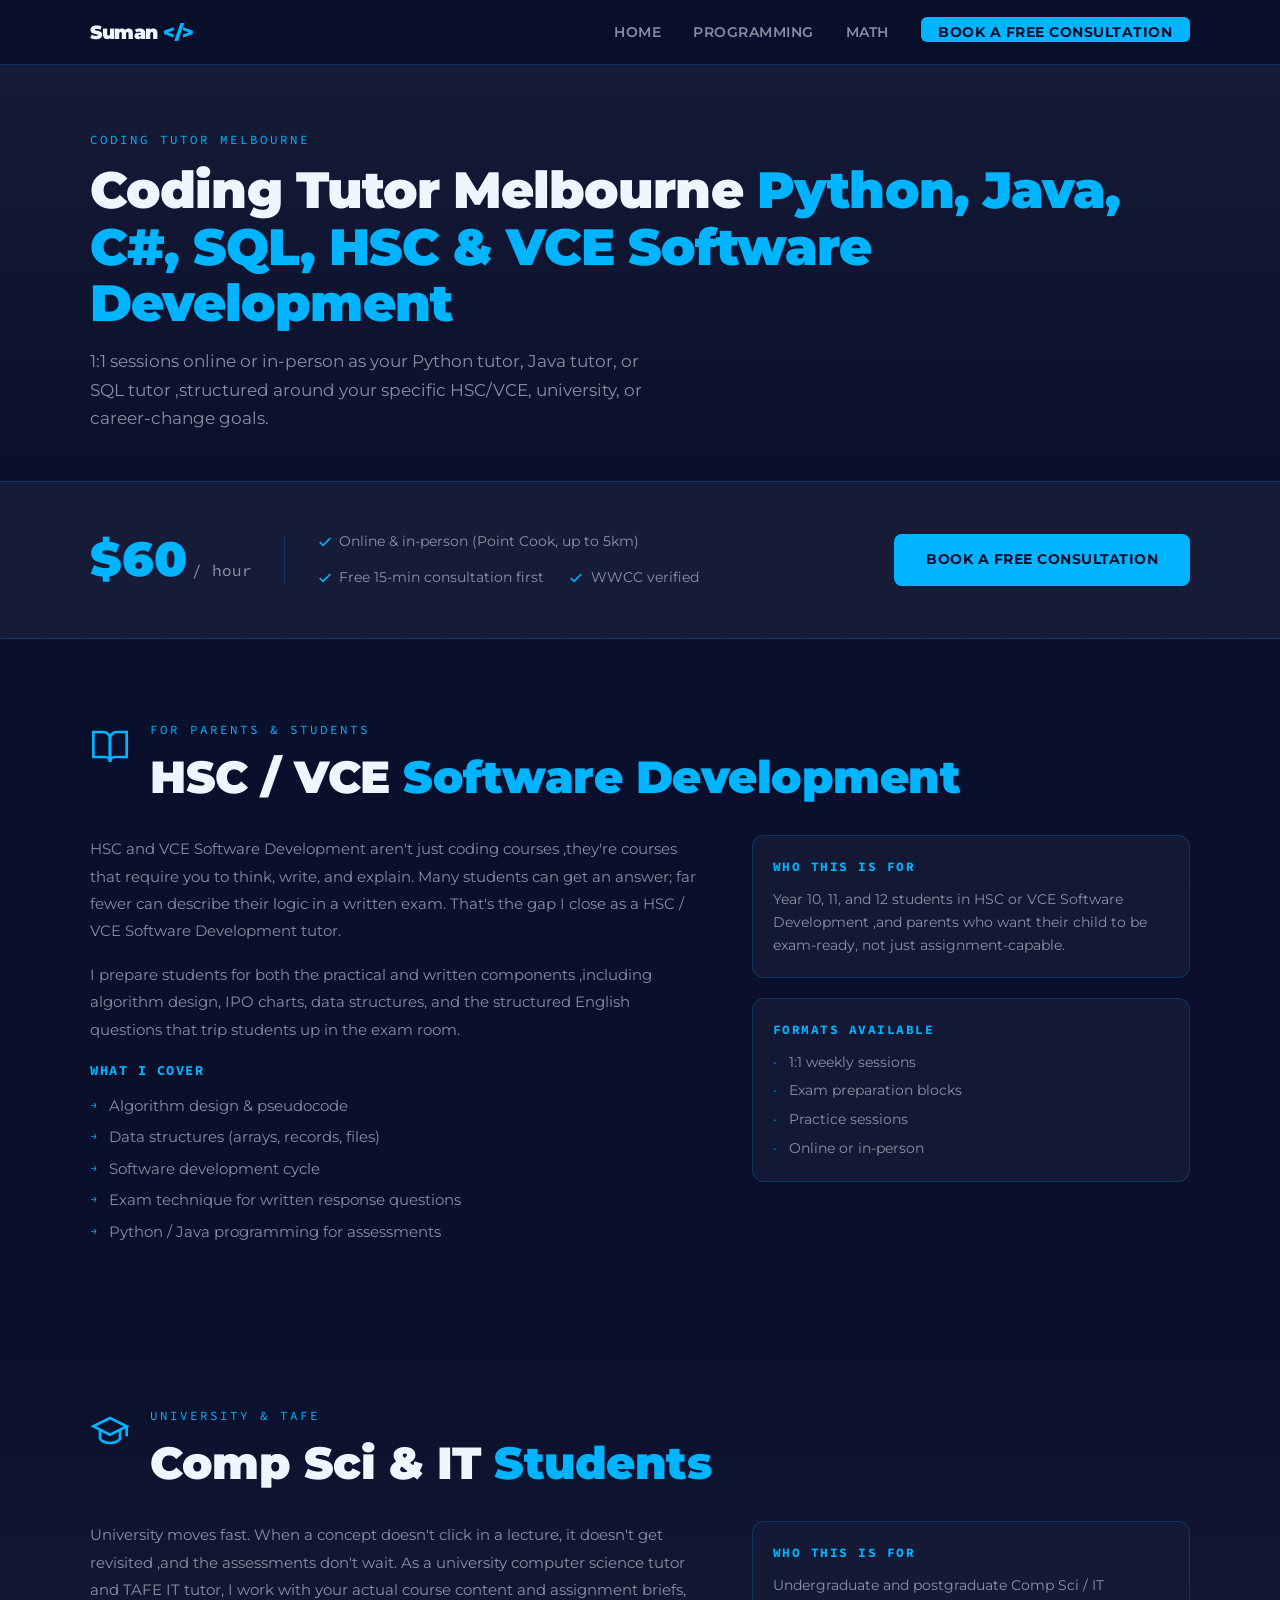
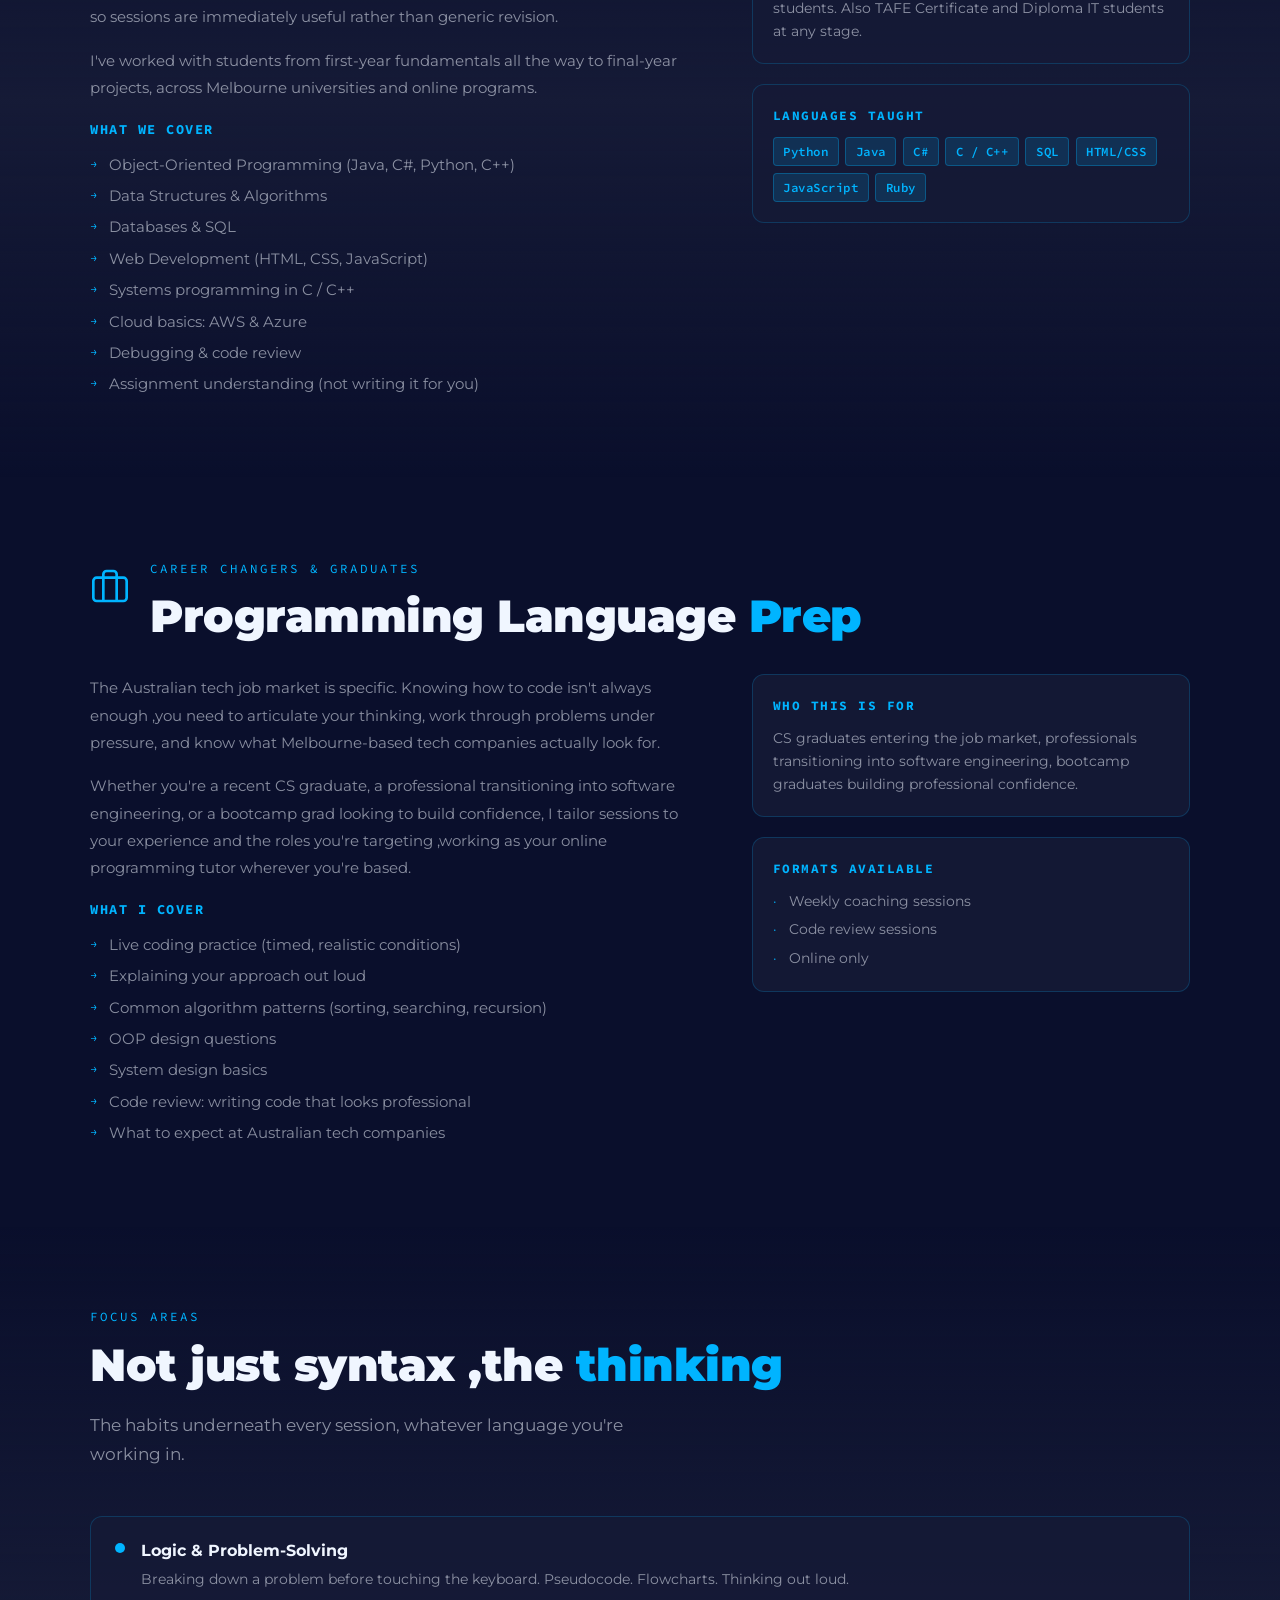
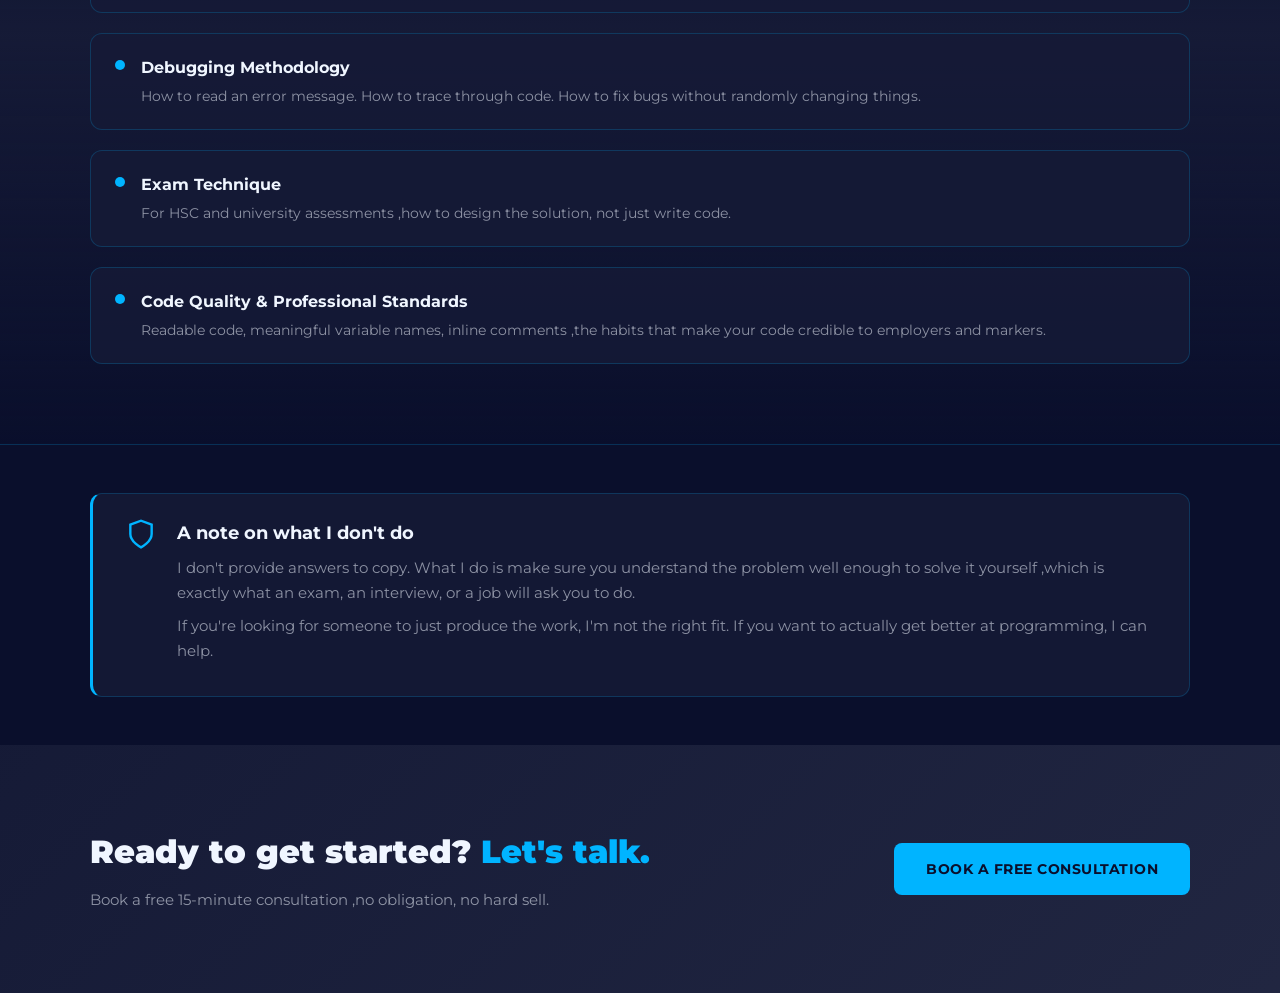
<file: programming.html>
<!DOCTYPE html>
<html lang="en">
<head>
  <!-- Google tag (gtag.js) -->
  <script async src="https://www.googletagmanager.com/gtag/js?id=G-R22TMQCNXK"></script>
  <script>
    window.dataLayer = window.dataLayer || [];
    function gtag(){dataLayer.push(arguments);}
    gtag('js', new Date());
    gtag('config', 'G-R22TMQCNXK');
  </script>
  <meta charset="UTF-8" />
  <meta name="viewport" content="width=device-width, initial-scale=1.0" />
  <title>Coding Tutor Melbourne — Python, Java, C#, SQL, HSC &amp; VCE Software Development</title>
  <meta name="description" content="1:1 coding tutoring in Melbourne: Python, Java, C#, C++, SQL, HTML/CSS , Software Development, university CS/IT &amp; career prep. $60/hr." />
  <meta name="keywords" content="coding tutor Melbourne, programming tutor Melbourne, Python tutor, Java tutor, SQL tutor, HSC / VCE Software Development tutor, university computer science tutor, TAFE IT tutor, online programming tutor, C# tutor" />
  <link rel="stylesheet" href="style.css" />
  <link rel="canonical" href="https://sumanteaches.com/programming.html" />
  <script type="application/ld+json">
  {
    "@context": "https://schema.org",
    "@type": "Service",
    "serviceType": "Programming & Coding Tutoring",
    "provider": {
      "@type": "Person",
      "name": "Suman",
      "jobTitle": "Senior Software Engineer & Coding Tutor",
      "address": {
        "@type": "PostalAddress",
        "addressLocality": "Melbourne",
        "addressRegion": "VIC",
        "addressCountry": "AU"
      },
      "aggregateRating": {
        "@type": "AggregateRating",
        "ratingValue": "5",
        "bestRating": "5",
        "reviewCount": "71"
      }
    },
    "areaServed": {
      "@type": "City",
      "name": "Melbourne"
    },
    "offers": {
      "@type": "Offer",
      "price": "60",
      "priceCurrency": "AUD",
      "priceSpecification": {
        "@type": "UnitPriceSpecification",
        "price": "60",
        "priceCurrency": "AUD",
        "unitText": "HOUR"
      }
    },
    "hasOfferCatalog": {
      "@type": "OfferCatalog",
      "name": "Programming Tutoring Services",
      "itemListElement": [
        {
          "@type": "Offer",
          "itemOffered": {
            "@type": "Service",
            "name": "HSC / VCE Software Development Tutoring",
            "description": "Exam and design task preparation for HSC and VCE Software Development students in Years 10–12."
          }
        },
        {
          "@type": "Offer",
          "itemOffered": {
            "@type": "Service",
            "name": "University Computer Science & TAFE IT Tutoring",
            "description": "Support for university computer science students and TAFE IT students."
          }
        },
        {
          "@type": "Offer",
          "itemOffered": {
            "@type": "Service",
            "name": "Career Change Coding Tutoring",
            "description": "Programming guidance for graduates and career changers entering the Australian tech job market."
          }
        }
      ]
    }
  }
  </script>
</head>
<body class="theme-programming">

  <!-- ===== NAVBAR ===== -->
  <nav class="navbar">
    <div class="nav-inner">
      <a href="/" class="nav-brand">Suman <span>&lt;/&gt;</span></a>
      <ul class="nav-links">
        <li><a href="/">Home</a></li>
        <li><a href="/programming.html">Programming</a></li>
        <li><a href="/math.html">Math</a></li>
        <li><a href="/contact.html" class="nav-cta">BOOK A FREE CONSULTATION</a></li>
      </ul>
      <button class="hamburger" aria-label="Menu">
        <span></span><span></span><span></span>
      </button>
    </div>
    <div class="mobile-nav">
      <a href="/">Home</a>
      <a href="/programming.html">Programming</a>
      <a href="/math.html">Math</a>
      <a href="/contact.html">BOOK A FREE CONSULTATION</a>
    </div>
  </nav>

  <!-- ===== PAGE HERO ===== -->
  <div class="page-hero">
    <div class="container">
      <span class="section-label">Coding Tutor Melbourne</span>
      <h1>Coding Tutor Melbourne <span>Python, Java, C#, SQL, HSC &amp; VCE Software Development</span></h1>
      <p>1:1 sessions online or in-person as your Python tutor, Java tutor, or SQL tutor ,structured around your specific HSC/VCE, university, or career-change goals.</p>
    </div>
  </div>

  <!-- ===== PRICING HIGHLIGHT ===== -->
  <section class="section--tight" style="position:relative; z-index:1; background: var(--surface-1); border-bottom: 1px solid var(--border);">
    <div class="container">
      <div class="pricing-strip">
        <div class="price-highlight">
          <span class="price-amount">$60</span>
          <span class="price-unit">/ hour</span>
        </div>
        <div class="price-divider"></div>
        <div class="price-perks">
          <div class="perk-item">
            <svg width="16" height="16" viewBox="0 0 24 24" fill="none" stroke="var(--accent-current)" stroke-width="2.5"><polyline points="20 6 9 17 4 12"/></svg>
            Online &amp; in-person (Point Cook, up to 5km)
          </div>
          <div class="perk-item">
            <svg width="16" height="16" viewBox="0 0 24 24" fill="none" stroke="var(--accent-current)" stroke-width="2.5"><polyline points="20 6 9 17 4 12"/></svg>
            Free 15-min consultation first
          </div>
          <div class="perk-item">
            <svg width="16" height="16" viewBox="0 0 24 24" fill="none" stroke="var(--accent-current)" stroke-width="2.5"><polyline points="20 6 9 17 4 12"/></svg>
            WWCC verified
          </div>
        </div>
        <a href="/contact.html" class="btn btn-primary">BOOK A FREE CONSULTATION</a>
      </div>
    </div>
  </section>

  <!-- ===== HSC ===== -->
  <section id="hsc" class="section">
    <div class="container">
      <div class="service-block">
        <div class="service-header">
          <span class="service-emoji icon">
            <svg width="40" height="40" viewBox="0 0 24 24" fill="none" stroke="currentColor" stroke-width="1.6"><path d="M2 3h6a4 4 0 0 1 4 4v14a3 3 0 0 0-3-3H2z"/><path d="M22 3h-6a4 4 0 0 0-4 4v14a3 3 0 0 1 3-3h7z"/></svg>
          </span>
          <div>
            <span class="section-label">For Parents &amp; Students</span>
            <h2 class="section-title">HSC / VCE <span>Software Development</span></h2>
          </div>
        </div>
        <div class="service-body">
          <div class="service-desc">
            <p>HSC and VCE Software Development aren't just coding courses ,they're courses that require you to think, write, and explain. Many students can get an answer; far fewer can describe their logic in a written exam. That's the gap I close as a HSC / VCE Software Development tutor.</p>
            <p>I prepare students for both the practical and written components ,including algorithm design, IPO charts, data structures, and the structured English questions that trip students up in the exam room.</p>
            <h4>What I cover</h4>
            <ul class="service-list">
              <li>Algorithm design &amp; pseudocode</li>
              <li>Data structures (arrays, records, files)</li>
              <li>Software development cycle</li>
              <li>Exam technique for written response questions</li>
              <li>Python / Java programming for assessments</li>
            </ul>
          </div>
          <div class="service-meta">
            <div class="meta-card">
              <h4>Who this is for</h4>
              <p>Year 10, 11, and 12 students in HSC or VCE Software Development ,and parents who want their child to be exam-ready, not just assignment-capable.</p>
            </div>
            <div class="meta-card">
              <h4>Formats available</h4>
              <ul class="meta-list">
                <li>1:1 weekly sessions</li>
                <li>Exam preparation blocks</li>
                <li>Practice sessions</li>
                <li>Online or in-person</li>
              </ul>
            </div>
          </div>
        </div>
      </div>
    </div>
  </section>

  <!-- ===== UNI ===== -->
  <section id="uni" class="section" style="background: linear-gradient(180deg, transparent, var(--surface-1), transparent);">
    <div class="container">
      <div class="service-block">
        <div class="service-header">
          <span class="service-emoji icon">
            <svg width="40" height="40" viewBox="0 0 24 24" fill="none" stroke="currentColor" stroke-width="1.6"><path d="M12 3 2 8l10 5 10-5-10-5z"/><path d="M6 10v5c0 1.5 3 3 6 3s6-1.5 6-3v-5"/><path d="M22 8v6"/></svg>
          </span>
          <div>
            <span class="section-label">University &amp; TAFE</span>
            <h2 class="section-title">Comp Sci &amp; IT <span>Students</span></h2>
          </div>
        </div>
        <div class="service-body">
          <div class="service-desc">
            <p>University moves fast. When a concept doesn't click in a lecture, it doesn't get revisited ,and the assessments don't wait. As a university computer science tutor and TAFE IT tutor, I work with your actual course content and assignment briefs, so sessions are immediately useful rather than generic revision.</p>
            <p>I've worked with students from first-year fundamentals all the way to final-year projects, across Melbourne universities and online programs.</p>
            <h4>What we cover</h4>
            <ul class="service-list">
              <li>Object-Oriented Programming (Java, C#, Python, C++)</li>
              <li>Data Structures &amp; Algorithms</li>
              <li>Databases &amp; SQL</li>
              <li>Web Development (HTML, CSS, JavaScript)</li>
              <li>Systems programming in C / C++</li>
              <li>Cloud basics: AWS &amp; Azure</li>
              <li>Debugging &amp; code review</li>
              <li>Assignment understanding (not writing it for you)</li>
            </ul>
          </div>
          <div class="service-meta">
            <div class="meta-card">
              <h4>Who this is for</h4>
              <p>Undergraduate and postgraduate Comp Sci / IT students. Also TAFE Certificate and Diploma IT students at any stage.</p>
            </div>
            <div class="meta-card">
              <h4>Languages taught</h4>
              <div class="meta-langs">
                <span class="badge">Python</span>
                <span class="badge">Java</span>
                <span class="badge">C#</span>
                <span class="badge">C / C++</span>
                <span class="badge">SQL</span>
                <span class="badge">HTML/CSS</span>
                <span class="badge">JavaScript</span>
                <span class="badge">Ruby</span>
              </div>
            </div>
          </div>
        </div>
      </div>
    </div>
  </section>

  <!-- ===== CAREER ===== -->
  <section id="career" class="section">
    <div class="container">
      <div class="service-block">
        <div class="service-header">
          <span class="service-emoji icon">
            <svg width="40" height="40" viewBox="0 0 24 24" fill="none" stroke="currentColor" stroke-width="1.6"><rect x="2" y="7" width="20" height="14" rx="2" ry="2"/><path d="M16 21V5a2 2 0 0 0-2-2h-4a2 2 0 0 0-2 2v16"/></svg>
          </span>
          <div>
            <span class="section-label">Career Changers &amp; Graduates</span>
            <h2 class="section-title">Programming Language <span>Prep</span></h2>
          </div>
        </div>
        <div class="service-body">
          <div class="service-desc">
            <p>The Australian tech job market is specific. Knowing how to code isn't always enough ,you need to articulate your thinking, work through problems under pressure, and know what Melbourne-based tech companies actually look for.</p>
            <p>Whether you're a recent CS graduate, a professional transitioning into software engineering, or a bootcamp grad looking to build confidence, I tailor sessions to your experience and the roles you're targeting ,working as your online programming tutor wherever you're based.</p>
            <h4>What I cover</h4>
            <ul class="service-list">
              <li>Live coding practice (timed, realistic conditions)</li>
              <li>Explaining your approach out loud</li>
              <li>Common algorithm patterns (sorting, searching, recursion)</li>
              <li>OOP design questions</li>
              <li>System design basics</li>
              <li>Code review: writing code that looks professional</li>
              <li>What to expect at Australian tech companies</li>
            </ul>
          </div>
          <div class="service-meta">
            <div class="meta-card">
              <h4>Who this is for</h4>
              <p>CS graduates entering the job market, professionals transitioning into software engineering, bootcamp graduates building professional confidence.</p>
            </div>
            <div class="meta-card">
              <h4>Formats available</h4>
              <ul class="meta-list">
                <li>Weekly coaching sessions</li>
                <li>Code review sessions</li>
                <li>Online only</li>
              </ul>
            </div>
          </div>
        </div>
      </div>
    </div>
  </section>

  <!-- ===== WHAT I FOCUS ON ===== -->
  <section class="section" style="background: linear-gradient(180deg, transparent, var(--surface-1), transparent);">
    <div class="container">
      <span class="section-label">Focus Areas</span>
      <h2 class="section-title">Not just syntax ,the <span>thinking</span></h2>
      <p class="section-sub">The habits underneath every session, whatever language you're working in.</p>
      <div class="focus-list stagger">
        <div class="focus-item">
          <div class="focus-dot"></div>
          <div>
            <h4>Logic &amp; Problem-Solving</h4>
            <p>Breaking down a problem before touching the keyboard. Pseudocode. Flowcharts. Thinking out loud.</p>
          </div>
        </div>
        <div class="focus-item">
          <div class="focus-dot"></div>
          <div>
            <h4>Debugging Methodology</h4>
            <p>How to read an error message. How to trace through code. How to fix bugs without randomly changing things.</p>
          </div>
        </div>
        <div class="focus-item">
          <div class="focus-dot"></div>
          <div>
            <h4>Exam Technique</h4>
            <p>For HSC and university assessments ,how to design the solution, not just write code.</p>
          </div>
        </div>
        <div class="focus-item">
          <div class="focus-dot"></div>
          <div>
            <h4>Code Quality &amp; Professional Standards</h4>
            <p>Readable code, meaningful variable names, inline comments ,the habits that make your code credible to employers and markers.</p>
          </div>
        </div>
      </div>
    </div>
  </section>

  <!-- ===== WHAT I DON'T DO ===== -->
  <section class="section--tight" style="position:relative;z-index:1; border-top: 1px solid var(--border);">
    <div class="container">
      <div class="honesty-box">
        <div class="honesty-icon icon">
          <svg width="32" height="32" viewBox="0 0 24 24" fill="none" stroke="currentColor" stroke-width="1.8"><path d="M12 22s8-4 8-10V5l-8-3-8 3v7c0 6 8 10 8 10z"/></svg>
        </div>
        <div>
          <h3>A note on what I don't do</h3>
          <p>I don't provide answers to copy. What I do is make sure you understand the problem well enough to solve it yourself ,which is exactly what an exam, an interview, or a job will ask you to do.</p>
          <p>If you're looking for someone to just produce the work, I'm not the right fit. If you want to actually get better at programming, I can help.</p>
        </div>
      </div>
    </div>
  </section>

  <!-- ===== CTA ===== -->
  <section class="section cta-banner" style="background: linear-gradient(135deg, var(--surface-1), var(--surface-2));">
    <div class="container">
      <div class="cta-inner">
        <div>
          <h2>Ready to get started? <span style="color:var(--accent)">Let's talk.</span></h2>
          <p>Book a free 15-minute consultation ,no obligation, no hard sell.</p>
        </div>
        <a href="/contact.html" class="btn btn-primary" style="white-space:nowrap;">BOOK A FREE CONSULTATION</a>
      </div>
    </div>
  </section>

  <div id="footer-placeholder"></div>

  <script src="main.js"></script>

  <style>
    /* Pricing strip */
    .pricing-strip {
      display: flex;
      align-items: center;
      gap: 2rem;
      flex-wrap: wrap;
    }
    .price-highlight { display: flex; align-items: baseline; gap: 0.3rem; }
    .price-amount { font-size: 3rem; font-weight: 900; color: var(--accent-current); line-height: 1; }
    .price-unit { font-family: var(--font-code); font-size: 1rem; color: var(--text-muted); }
    .price-divider { width: 1px; height: 48px; background: var(--border); }
    .price-perks { display: flex; flex-wrap: wrap; gap: 0.75rem 1.5rem; flex: 1; }
    .perk-item { display: flex; align-items: center; gap: 0.4rem; font-size: 0.88rem; color: var(--text-muted); }

    /* Service block */
    .service-block { display: flex; flex-direction: column; gap: 2rem; }
    .service-header { display: flex; align-items: flex-start; gap: 1.25rem; }
    .service-emoji { margin-top: 0.5rem; }
    .service-header .section-title { margin-bottom: 0; }
    .service-body { display: grid; grid-template-columns: 1.4fr 1fr; gap: 3rem; align-items: start; }
    .service-desc p { color: var(--text-muted); font-size: 0.95rem; line-height: 1.8; margin-bottom: 1rem; }
    .service-desc h4 { font-size: 0.85rem; letter-spacing: 1.5px; text-transform: uppercase; color: var(--accent-current); font-family: var(--font-code); margin-bottom: 0.75rem; margin-top: 0.5rem; }
    .service-list { display: flex; flex-direction: column; gap: 0.4rem; }
    .service-list li { color: var(--text-muted); font-size: 0.92rem; padding-left: 1.2rem; position: relative; }
    .service-list li::before { content: '→'; position: absolute; left: 0; color: var(--accent-current); font-size: 0.8rem; }

    .service-meta { display: flex; flex-direction: column; gap: 1.25rem; }
    .meta-card {
      background: var(--card-bg);
      border: 1px solid var(--border);
      border-radius: var(--radius);
      padding: 1.25rem;
    }
    .meta-card h4 { font-size: 0.8rem; letter-spacing: 1.5px; text-transform: uppercase; color: var(--accent-current); font-family: var(--font-code); margin-bottom: 0.6rem; }
    .meta-card p { color: var(--text-muted); font-size: 0.88rem; line-height: 1.65; }
    .meta-list { display: flex; flex-direction: column; gap: 0.3rem; }
    .meta-list li { color: var(--text-muted); font-size: 0.88rem; padding-left: 1rem; position: relative; }
    .meta-list li::before { content: '·'; position: absolute; left: 0; color: var(--accent-current); }
    .meta-langs { display: flex; flex-wrap: wrap; gap: 0.4rem; margin-top: 0.25rem; }

    /* Focus areas */
    .focus-list { display: flex; flex-direction: column; gap: 1.25rem; }
    .focus-item {
      display: flex;
      align-items: flex-start;
      gap: 1rem;
      padding: 1.25rem 1.5rem;
      background: var(--card-bg);
      border: 1px solid var(--border);
      border-radius: var(--radius);
      transition: all var(--transition);
    }
    .focus-item:hover { border-color: var(--accent-current); background: var(--accent-glow); }
    .focus-dot {
      width: 10px; height: 10px;
      background: var(--accent-current);
      border-radius: 50%;
      flex-shrink: 0;
      margin-top: 6px;
    }
    .focus-item h4 { font-size: 1rem; font-weight: 700; margin-bottom: 0.25rem; }
    .focus-item p { color: var(--text-muted); font-size: 0.9rem; line-height: 1.65; }

    /* Honesty box */
    .honesty-box {
      display: flex;
      align-items: flex-start;
      gap: 1.25rem;
      background: var(--card-bg);
      border: 1px solid var(--border);
      border-left: 3px solid var(--accent-current);
      border-radius: var(--radius);
      padding: 1.5rem 2rem;
    }
    .honesty-icon { flex-shrink: 0; }
    .honesty-box h3 { font-size: 1.1rem; font-weight: 700; margin-bottom: 0.5rem; }
    .honesty-box p { color: var(--text-muted); font-size: 0.92rem; line-height: 1.7; margin-bottom: 0.5rem; }

    .cta-inner { display: flex; align-items: center; justify-content: space-between; gap: 2rem; flex-wrap: wrap; }
    .cta-inner h2 { font-size: clamp(1.4rem, 3vw, 2rem); font-weight: 900; margin-bottom: 0.5rem; }
    .cta-inner p { color: var(--text-muted); font-size: 0.95rem; }

    @media (max-width: 900px) {
      .service-body { grid-template-columns: 1fr; gap: 2rem; }
      .pricing-strip { gap: 1.5rem; }
      .price-divider { display: none; }
    }
    @media (max-width: 640px) {
      .service-header { flex-direction: column; gap: 0.75rem; }
      .pricing-strip { flex-direction: column; align-items: flex-start; }
      .cta-inner { flex-direction: column; text-align: center; }
      .honesty-box { flex-direction: column; }
    }
  </style>

</body>
</html>
</file>
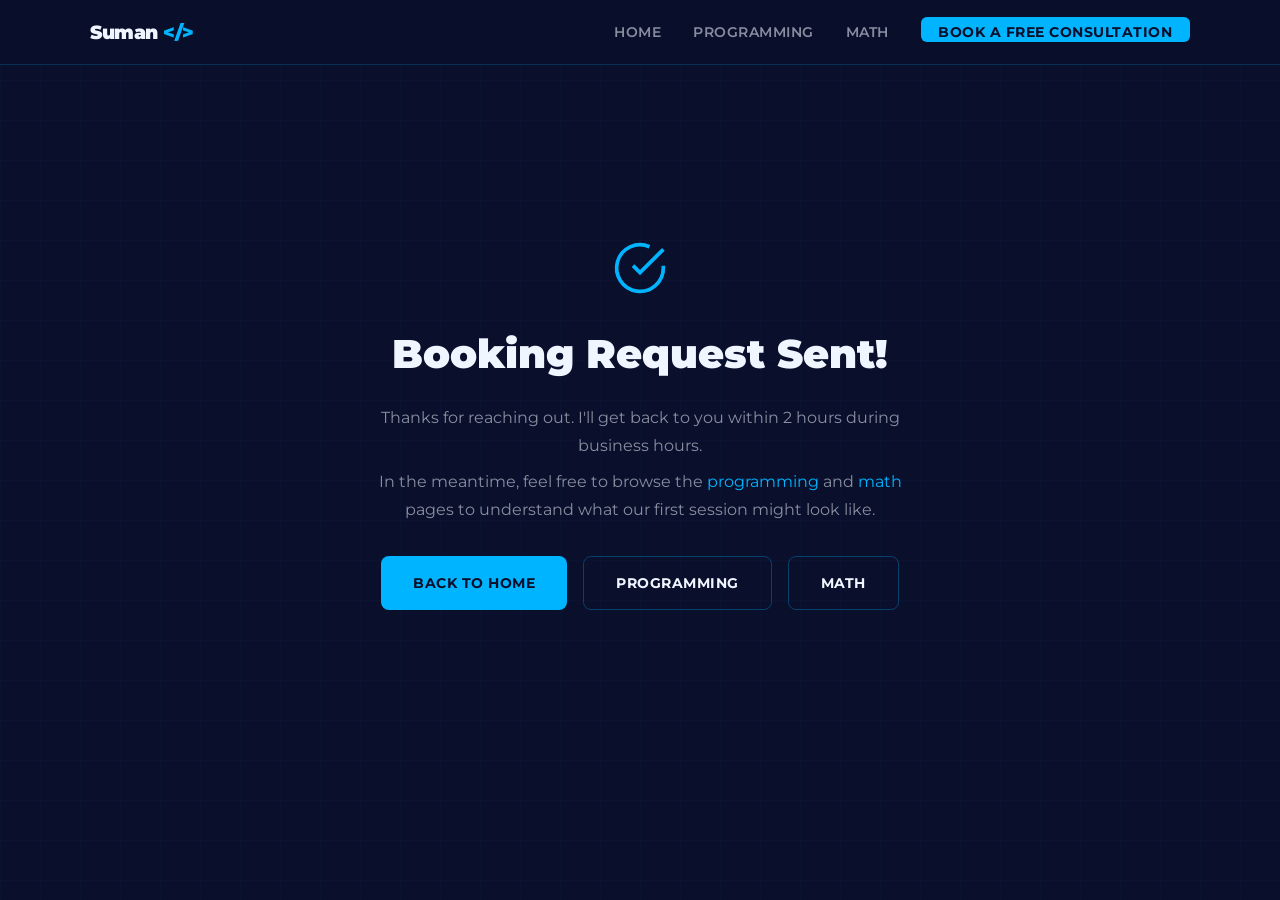
<file: thanks.html>
<!DOCTYPE html>
<html lang="en">
<head>
  <!-- Google tag (gtag.js) -->
  <script async src="https://www.googletagmanager.com/gtag/js?id=G-R22TMQCNXK"></script>
  <script>
    window.dataLayer = window.dataLayer || [];
    function gtag(){dataLayer.push(arguments);}
    gtag('js', new Date());
    gtag('config', 'G-R22TMQCNXK');
    gtag('event', 'generate_lead', {
      'event_category': 'engagement',
      'event_label': 'booking_form_submission'
    });
  </script>
  <meta charset="UTF-8" />
  <meta name="viewport" content="width=device-width, initial-scale=1.0" />
  <title>Thanks! – Suman Coding Tutor</title>
  <meta name="robots" content="noindex" />
  <link rel="stylesheet" href="style.css" />
</head>
<body>

  <nav class="navbar">
    <div class="nav-inner">
      <a href="/" class="nav-brand">Suman <span>&lt;/&gt;</span></a>
      <ul class="nav-links">
        <li><a href="/">Home</a></li>
        <li><a href="/programming.html">Programming</a></li>
        <li><a href="/math.html">Math</a></li>
        <li><a href="/contact.html" class="nav-cta">BOOK A FREE CONSULTATION</a></li>
      </ul>
      <button class="hamburger" aria-label="Menu">
        <span></span><span></span><span></span>
      </button>
    </div>
    <div class="mobile-nav">
      <a href="/">Home</a>
      <a href="/programming.html">Programming</a>
      <a href="/math.html">Math</a>
      <a href="/contact.html">BOOK A FREE CONSULTATION</a>
    </div>
  </nav>

  <section class="section" style="min-height:80vh; display:flex; align-items:center;">
    <div class="container">
      <div class="thanks-box animate-up">
        <div class="thanks-icon icon">
          <svg width="56" height="56" viewBox="0 0 24 24" fill="none" stroke="currentColor" stroke-width="1.6"><path d="M22 11.08V12a10 10 0 1 1-5.93-9.14"/><polyline points="22 4 12 14.01 9 11.01"/></svg>
        </div>
        <h1>Booking Request Sent!</h1>
        <p>Thanks for reaching out. I'll get back to you within 2 hours during business hours.</p>
        <p style="margin-top:0.5rem;">In the meantime, feel free to browse the <a href="/programming.html">programming</a> and <a href="/math.html">math</a> pages to understand what our first session might look like.</p>
        <div class="thanks-btns">
          <a href="/" class="btn btn-primary">Back to Home</a>
          <a href="/programming.html" class="btn btn-outline">Programming</a>
          <a href="/math.html" class="btn btn-outline">Math</a>
        </div>
      </div>
    </div>
  </section>

  <div id="footer-placeholder"></div>

  <script src="main.js"></script>

  <style>
    .thanks-box {
      max-width: 560px;
      margin: 0 auto;
      text-align: center;
    }
    .thanks-icon { justify-content: center; margin-bottom: 1.5rem; }
    .thanks-box h1 { font-size: clamp(1.8rem, 4vw, 2.5rem); font-weight: 900; margin-bottom: 1rem; }
    .thanks-box p { color: var(--text-muted); font-size: 1rem; line-height: 1.75; }
    .thanks-btns { display: flex; flex-wrap: wrap; gap: 1rem; justify-content: center; margin-top: 2rem; }
  </style>

</body>
</html>
</file>
<file: style.css>
/* ================================================
   Suman - Coding Tutor | Global Stylesheet
   3-tone system: Dark Navy (--bg-dark) | Off-White (--text-light) | Cyan Accent (--accent)
   Every other color on the site is an opacity/tint mix of these three.
   Fonts: Montserrat Bold + Source Code Pro
   ================================================ */

@import url('https://fonts.googleapis.com/css2?family=Montserrat:wght@400;600;700;900&family=Source+Code+Pro:wght@400;600&display=swap');

/* ---- CSS Variables ---- */
:root {
  /* The three brand colors — nothing else should be introduced outside this block */
  --bg-dark:    #0A0F2C;
  --text-light: #F0F6FF;
  --accent:     #00B4FF;

  /* Per-subject accent tone: full strength by default (Programming),
     overridden to a soft tint inside .theme-math (~55% mix) */
  --accent-current: var(--accent);
  --accent-soft: color-mix(in srgb, var(--accent) 55%, transparent);

  /* Derived tones — every value below is a mix/opacity of the three colors above */
  --accent-glow:   color-mix(in srgb, var(--accent-current) 15%, transparent);
  --accent-line:   color-mix(in srgb, var(--accent-current) 30%, transparent);
  --accent-dim:    color-mix(in srgb, var(--accent-current) 78%, var(--bg-dark));
  --accent-shadow: color-mix(in srgb, var(--accent-current) 10%, transparent);

  --surface-1: color-mix(in srgb, var(--text-light) 5%, var(--bg-dark));
  --surface-2: color-mix(in srgb, var(--text-light) 10%, var(--bg-dark));
  --card-bg:   color-mix(in srgb, var(--surface-1) 85%, transparent);
  --border:    color-mix(in srgb, var(--accent) 20%, transparent);
  --text-muted: color-mix(in srgb, var(--text-light) 55%, transparent);
  --placeholder: color-mix(in srgb, var(--text-light) 30%, transparent);

  --nav-bg:       color-mix(in srgb, var(--bg-dark) 92%, transparent);
  --nav-bg-solid: color-mix(in srgb, var(--bg-dark) 98%, transparent);

  --font-head:  'Montserrat', sans-serif;
  --font-code:  'Source Code Pro', monospace;
  --radius:     12px;
  --transition: 0.3s ease;
  --max-width:  1100px;
}

/* Subject theming — apply to <body> (programming.html / math.html) or to a
   single element (e.g. the homepage subject cards) to scope the tint locally. */
.theme-programming { --accent-current: var(--accent); }
.theme-math         { --accent-current: var(--accent-soft); }

/* ---- Reset ---- */
*, *::before, *::after { box-sizing: border-box; margin: 0; padding: 0; }
html { scroll-behavior: smooth; }
body {
  background-color: var(--bg-dark);
  color: var(--text-light);
  font-family: var(--font-head);
  font-size: 16px;
  line-height: 1.7;
  min-height: 100vh;
  overflow-x: hidden;
}
a { color: var(--accent-current); text-decoration: none; transition: color var(--transition); }
a:hover { color: var(--text-light); }
img { max-width: 100%; display: block; }
ul { list-style: none; }

/* ---- Background subtle grid ---- */
body::before {
  content: '';
  position: fixed;
  inset: 0;
  background-image:
    linear-gradient(color-mix(in srgb, var(--accent) 3%, transparent) 1px, transparent 1px),
    linear-gradient(90deg, color-mix(in srgb, var(--accent) 3%, transparent) 1px, transparent 1px);
  background-size: 40px 40px;
  pointer-events: none;
  z-index: 0;
}

/* ================================================
   NAVBAR (chrome — always full accent, never themed)
   ================================================ */
.navbar {
  position: sticky;
  top: 0;
  z-index: 100;
  background: var(--nav-bg);
  backdrop-filter: blur(12px);
  border-bottom: 1px solid var(--border);
  padding: 0 2rem;
}
.nav-inner {
  max-width: var(--max-width);
  margin: 0 auto;
  display: flex;
  align-items: center;
  justify-content: space-between;
  height: 64px;
}
.nav-brand {
  font-family: var(--font-head);
  font-weight: 900;
  font-size: 1.2rem;
  color: var(--text-light);
  letter-spacing: -0.5px;
}
.nav-brand span { color: var(--accent); }
.nav-links {
  display: flex;
  gap: 2rem;
  align-items: center;
}
.nav-links a {
  font-size: 0.9rem;
  font-weight: 600;
  color: var(--text-muted);
  letter-spacing: 0.5px;
  text-transform: uppercase;
  transition: color var(--transition);
  position: relative;
  padding-bottom: 2px;
}
.nav-links a::after {
  content: '';
  position: absolute;
  bottom: -2px; left: 0;
  width: 0; height: 2px;
  background: var(--accent);
  transition: width var(--transition);
}
.nav-links a:hover,
.nav-links a.active { color: var(--text-light); }
.nav-links a:hover::after,
.nav-links a.active::after { width: 100%; }
.nav-cta {
  background: var(--accent);
  color: var(--bg-dark) !important;
  padding: 0.45rem 1.1rem;
  border-radius: 6px;
  font-weight: 700 !important;
  font-size: 0.85rem !important;
  text-transform: uppercase !important;
  letter-spacing: 0.5px;
  transition: background var(--transition), transform var(--transition) !important;
}
.nav-cta:hover { background: var(--text-light); transform: translateY(-1px); }
.nav-cta::after { display: none !important; }

/* Hamburger */
.hamburger {
  display: none;
  flex-direction: column;
  gap: 5px;
  cursor: pointer;
  padding: 4px;
  background: none;
  border: none;
}
.hamburger span {
  display: block;
  width: 24px; height: 2px;
  background: var(--text-light);
  border-radius: 2px;
  transition: all var(--transition);
}
.hamburger.open span:nth-child(1) { transform: translateY(7px) rotate(45deg); }
.hamburger.open span:nth-child(2) { opacity: 0; }
.hamburger.open span:nth-child(3) { transform: translateY(-7px) rotate(-45deg); }

/* Mobile nav */
.mobile-nav {
  display: none;
  flex-direction: column;
  gap: 0;
  background: var(--nav-bg-solid);
  border-top: 1px solid var(--border);
  padding: 1rem 2rem 1.5rem;
}
.mobile-nav.open { display: flex; }
.mobile-nav a {
  color: var(--text-muted);
  font-weight: 600;
  font-size: 1rem;
  text-transform: uppercase;
  letter-spacing: 0.5px;
  padding: 0.75rem 0;
  border-bottom: 1px solid var(--border);
  transition: color var(--transition);
}
.mobile-nav a:last-child { border-bottom: none; }
.mobile-nav a:hover,
.mobile-nav a.active { color: var(--accent); }

/* ================================================
   SECTIONS + LAYOUT
   ================================================ */
.section {
  position: relative;
  z-index: 1;
  padding: 5rem 2rem;
}
.section--tight { padding: 3rem 2rem; }
.container {
  max-width: var(--max-width);
  margin: 0 auto;
}

/* Section label — content-scoped, follows subject theme */
.section-label {
  font-family: var(--font-code);
  font-size: 0.78rem;
  color: var(--accent-current);
  letter-spacing: 3px;
  text-transform: uppercase;
  margin-bottom: 0.75rem;
  display: block;
}
.section-title {
  font-size: clamp(1.8rem, 4vw, 2.8rem);
  font-weight: 900;
  line-height: 1.15;
  margin-bottom: 1.25rem;
  letter-spacing: -0.5px;
}
.section-title span { color: var(--accent-current); }
.section-sub {
  color: var(--text-muted);
  font-size: 1.05rem;
  max-width: 600px;
  margin-bottom: 3rem;
}

/* ================================================
   ICONS (replaces emoji sitewide)
   ================================================ */
.icon {
  display: inline-flex;
  color: var(--accent-current);
  flex-shrink: 0;
}
.icon svg { display: block; }

/* ================================================
   CARDS
   ================================================ */
.card {
  background: var(--card-bg);
  border: 1px solid var(--border);
  border-radius: var(--radius);
  padding: 2rem;
  transition: transform var(--transition), border-color var(--transition), box-shadow var(--transition);
  position: relative;
  overflow: hidden;
}
.card::before {
  content: '';
  position: absolute;
  top: 0; left: 0; right: 0;
  height: 3px;
  background: linear-gradient(90deg, var(--accent-current), transparent);
  opacity: 0;
  transition: opacity var(--transition);
}
.card:hover {
  transform: translateY(-4px);
  border-color: var(--accent-dim);
  box-shadow: 0 8px 32px var(--accent-shadow);
}
.card:hover::before { opacity: 1; }

/* Grid helpers */
.grid-3 { display: grid; grid-template-columns: repeat(3, 1fr); gap: 1.5rem; }
.grid-2 { display: grid; grid-template-columns: repeat(2, 1fr); gap: 1.5rem; }

/* ================================================
   BUTTONS
   ================================================ */
.btn {
  display: inline-flex;
  align-items: center;
  gap: 0.5rem;
  font-family: var(--font-head);
  font-weight: 700;
  font-size: 0.9rem;
  letter-spacing: 0.5px;
  text-transform: uppercase;
  padding: 0.85rem 2rem;
  border-radius: 8px;
  cursor: pointer;
  transition: all var(--transition);
  border: none;
}
/* Primary CTA — the universal booking action, always full accent regardless of subject */
.btn-primary {
  background: var(--accent);
  color: var(--bg-dark);
}
.btn-primary:hover {
  background: var(--text-light);
  color: var(--bg-dark);
  transform: translateY(-2px);
  box-shadow: 0 6px 20px color-mix(in srgb, var(--accent) 30%, transparent);
}
/* Outline buttons are content-scoped so e.g. the homepage Programming/Math
   buttons can visually differ via .theme-programming / .theme-math */
.btn-outline {
  background: transparent;
  color: var(--text-light);
  border: 1.5px solid var(--accent-line);
}
.btn-outline:hover {
  background: var(--accent-glow);
  border-color: var(--accent-current);
  color: var(--accent-current);
  transform: translateY(-2px);
}

/* ================================================
   BLUE DIVIDER / ACCENT LINE
   ================================================ */
.accent-line {
  width: 48px; height: 3px;
  background: var(--accent-current);
  border-radius: 2px;
  margin-bottom: 1.5rem;
}

/* ================================================
   BADGE / TAG
   ================================================ */
.badge {
  display: inline-block;
  font-family: var(--font-code);
  font-size: 0.78rem;
  font-weight: 600;
  background: var(--accent-glow);
  color: var(--accent-current);
  border: 1px solid var(--accent-line);
  border-radius: 4px;
  padding: 0.2rem 0.6rem;
  letter-spacing: 0.5px;
}

/* ================================================
   FOOTER (chrome — always full accent, never themed)
   ================================================ */
footer {
  position: relative;
  z-index: 1;
  background: var(--surface-1);
  border-top: 1px solid var(--border);
  padding: 1.25rem 2rem;
}
.footer-inner {
  max-width: var(--max-width);
  margin: 0 auto 0;
  display: flex;
  align-items: center;
  justify-content: space-between;
  flex-wrap: wrap;
  gap: 1rem;
  margin-bottom: 0;
}
.footer-brand .nav-brand { font-size: 1.1rem; margin-bottom: 0; }
.footer-links ul {
  display: flex;
  flex-direction: row;
  flex-wrap: wrap;
  gap: 0.25rem 1.25rem;
  align-items: center;
}
.footer-links a { color: var(--text-muted); font-size: 0.85rem; transition: color var(--transition); }
.footer-links a:hover { color: var(--text-light); }
.footer-contact { display: flex; flex-direction: row; flex-wrap: wrap; gap: 0.5rem 1.25rem; align-items: center; }
.footer-contact-item {
  display: flex;
  align-items: center;
  gap: 0.4rem;
  color: var(--text-muted);
  font-size: 0.82rem;
  margin-bottom: 0;
  transition: color var(--transition);
}
.footer-contact-item:hover { color: var(--text-light); }
.footer-bottom {
  max-width: var(--max-width);
  margin: 0.75rem auto 0;
  padding-top: 0.75rem;
  border-top: 1px solid var(--border);
  display: flex;
  justify-content: space-between;
  align-items: center;
  flex-wrap: wrap;
  gap: 0.5rem;
}
.footer-bottom p { color: var(--text-muted); font-size: 0.78rem; }
.footer-socials { display: flex; gap: 0.75rem; }
.footer-socials a {
  color: var(--text-muted);
  transition: color var(--transition);
  display: flex; align-items: center;
}
.footer-socials a:hover { color: var(--accent); }

/* ================================================
   PAGE HERO (inner pages)
   ================================================ */
.page-hero {
  position: relative;
  z-index: 1;
  padding: 4rem 2rem 3rem;
  border-bottom: 1px solid var(--border);
  background: linear-gradient(180deg, var(--surface-1) 0%, var(--bg-dark) 100%);
}
.page-hero .container { display: flex; flex-direction: column; gap: 0.5rem; }
.page-hero .section-label { margin-bottom: 0.25rem; }
.page-hero h1 {
  font-size: clamp(2rem, 5vw, 3.2rem);
  font-weight: 900;
  line-height: 1.1;
  letter-spacing: -1px;
}
.page-hero h1 span { color: var(--accent-current); }
.page-hero p { color: var(--text-muted); font-size: 1.05rem; max-width: 560px; margin-top: 0.5rem; }

/* ================================================
   RESPONSIVE
   ================================================ */
@media (max-width: 900px) {
  .grid-3 { grid-template-columns: repeat(2, 1fr); }
  .footer-inner { flex-direction: column; gap: 0.75rem; }
}

@media (max-width: 640px) {
  .nav-links { display: none; }
  .hamburger { display: flex; }
  .grid-3, .grid-2 { grid-template-columns: 1fr; }
  .footer-inner { flex-direction: column; gap: 0.5rem; }
  .section { padding: 3.5rem 1.25rem; }
  .page-hero { padding: 3rem 1.25rem 2rem; }
  footer { padding: 1.25rem; }
  .footer-bottom { flex-direction: column; align-items: flex-start; }
}

/* ================================================
   ANIMATIONS
   ================================================ */
@keyframes fadeUp {
  from { opacity: 0; transform: translateY(24px); }
  to   { opacity: 1; transform: translateY(0); }
}
@keyframes fadeIn {
  from { opacity: 0; }
  to   { opacity: 1; }
}
.animate-up { animation: fadeUp 0.7s ease forwards; }
.animate-in { animation: fadeIn 0.6s ease forwards; }

/* Staggered children */
.stagger > *:nth-child(1) { animation-delay: 0.1s; opacity: 0; animation: fadeUp 0.6s ease forwards 0.1s; }
.stagger > *:nth-child(2) { opacity: 0; animation: fadeUp 0.6s ease forwards 0.2s; }
.stagger > *:nth-child(3) { opacity: 0; animation: fadeUp 0.6s ease forwards 0.3s; }
.stagger > *:nth-child(4) { opacity: 0; animation: fadeUp 0.6s ease forwards 0.4s; }
.stagger > *:nth-child(5) { opacity: 0; animation: fadeUp 0.6s ease forwards 0.5s; }
.stagger > *:nth-child(6) { opacity: 0; animation: fadeUp 0.6s ease forwards 0.6s; }
</file>
